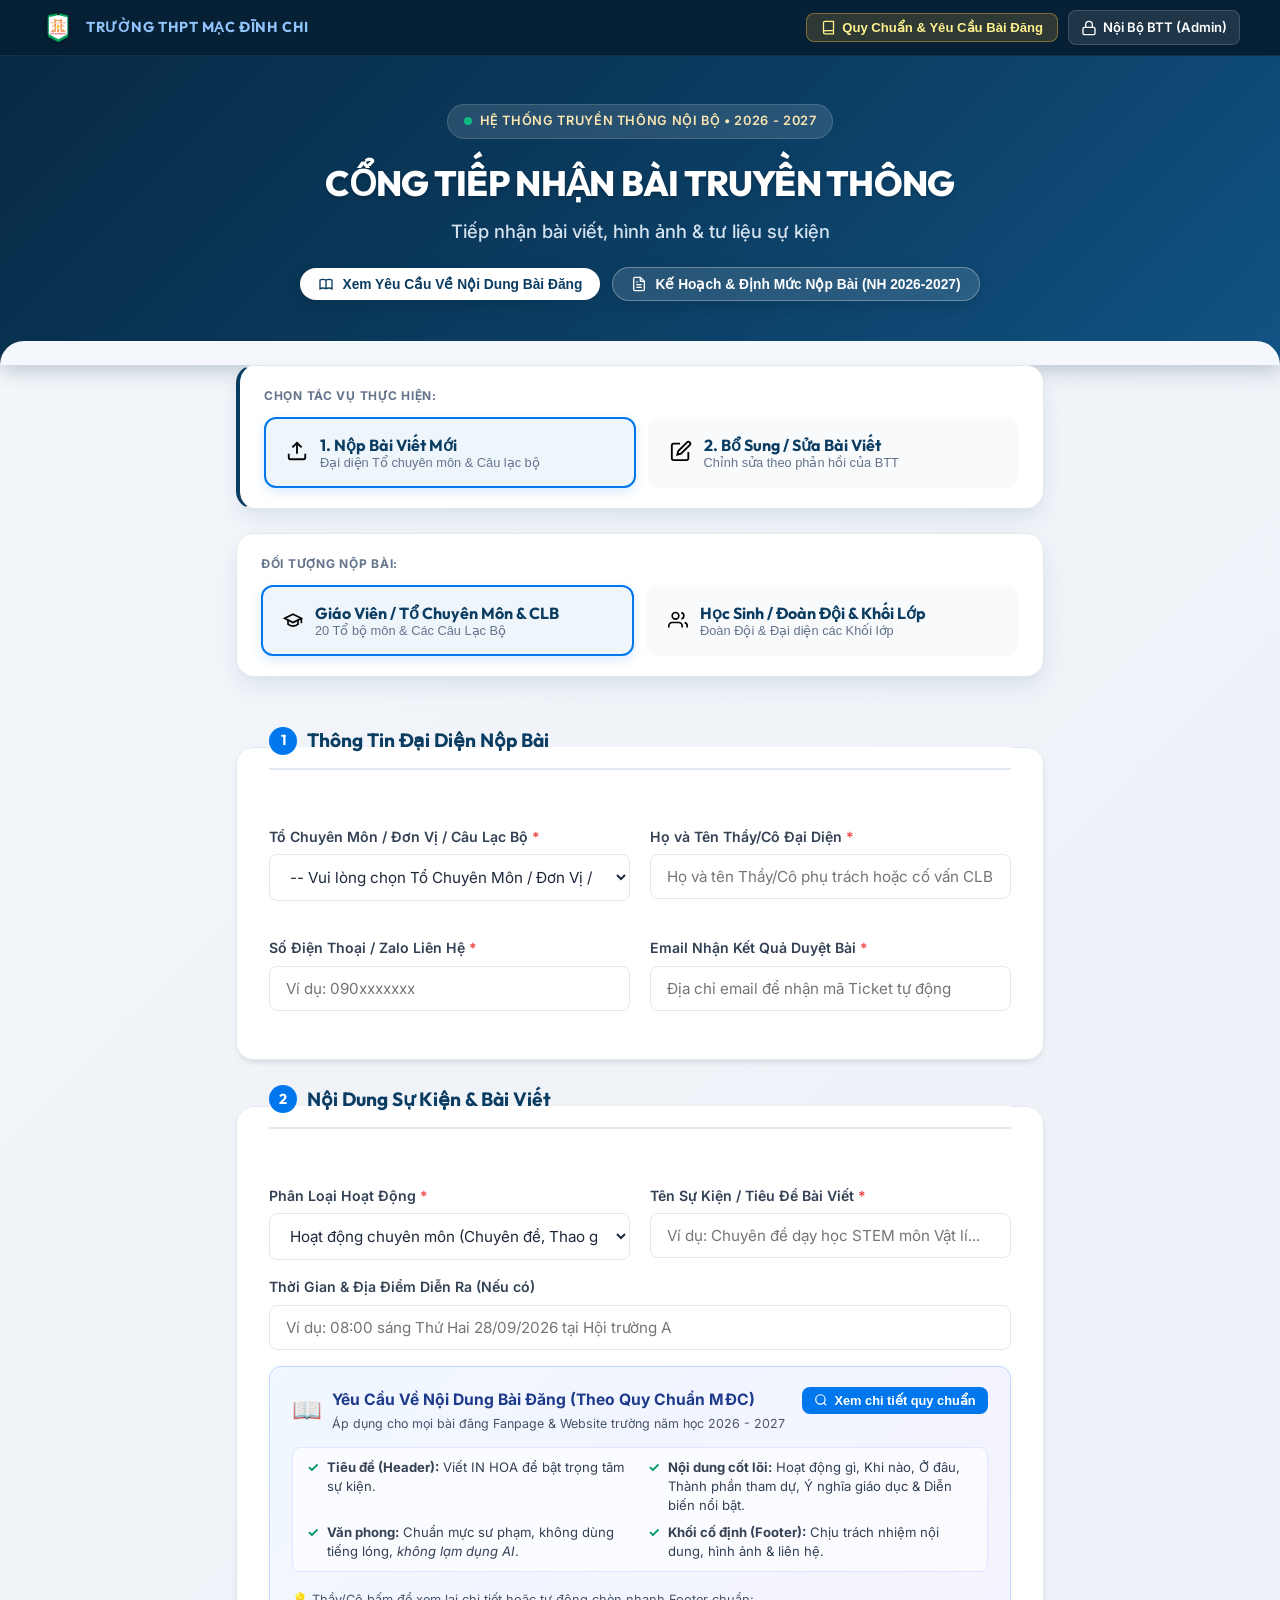
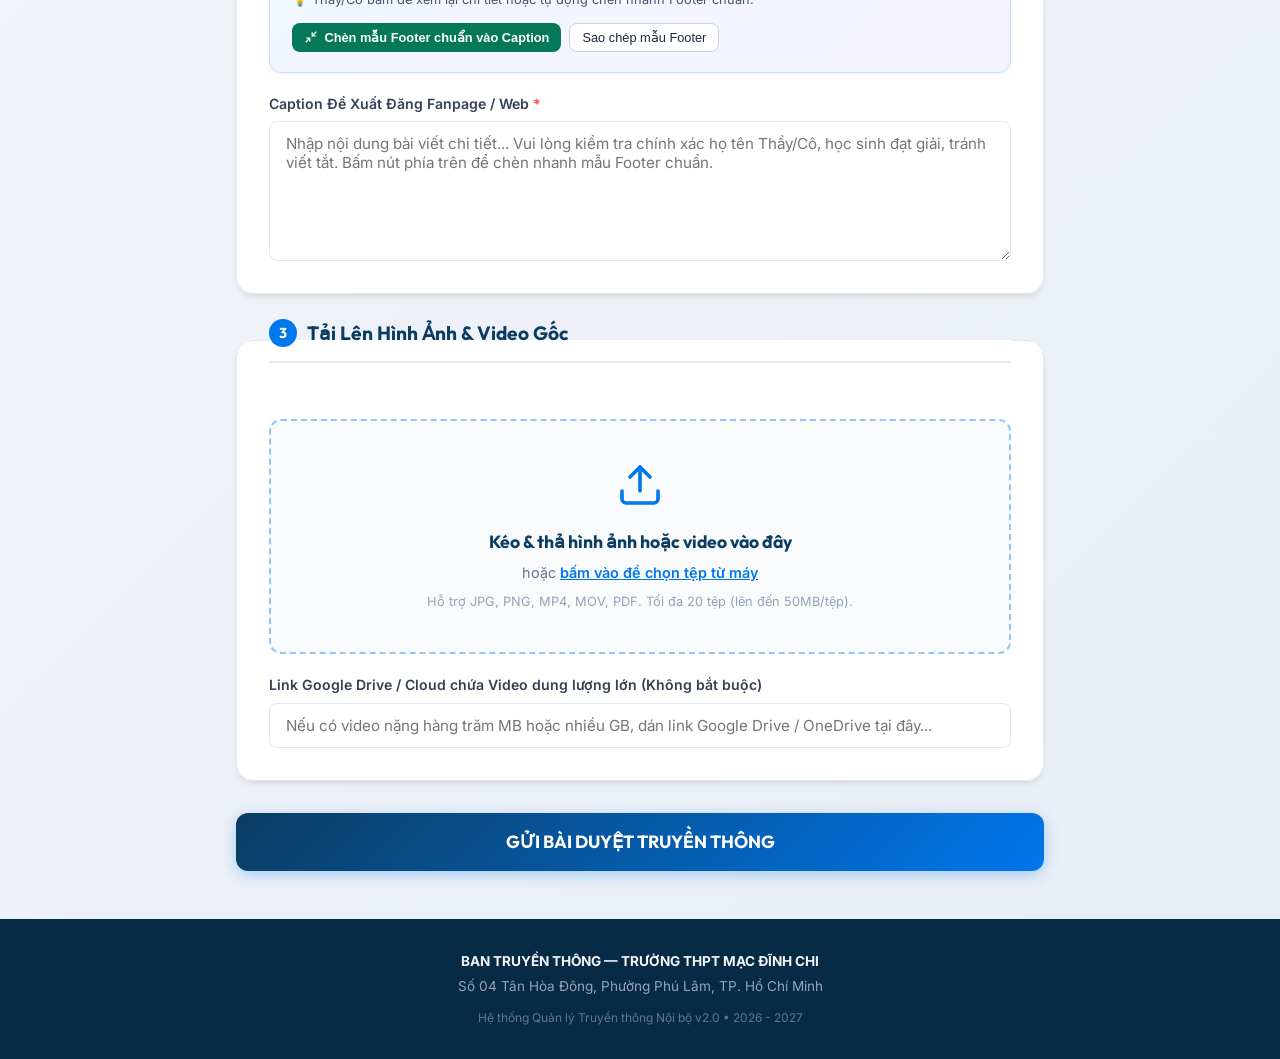
<file: index.html>
<!DOCTYPE html>
<html lang="vi">

<head>
  <meta charset="UTF-8">
  <meta name="viewport" content="width=device-width, initial-scale=1.0">
  <title>Cổng Tiếp Nhận Bài Truyền Thông | THPT Mạc Đĩnh Chi</title>
  <meta name="description"
    content="Hệ thống tiếp nhận bài viết, hình ảnh và tư liệu truyền thông nội bộ trường THPT Mạc Đĩnh Chi năm học 2026 - 2027">

  <!-- Google Fonts -->
  <link rel="preconnect" href="https://fonts.googleapis.com">
  <link rel="preconnect" href="https://fonts.gstatic.com" crossorigin>
  <link
    href="https://fonts.googleapis.com/css2?family=Inter:wght@400;500;600;700&family=Outfit:wght@500;600;700;800&display=swap"
    rel="stylesheet">

  <!-- Favicon -->
  <link rel="icon" type="image/png" href="LOGO.png">

  <!-- Stylesheet -->
  <link rel="stylesheet" href="css/style.css">
</head>

<body>
  <!-- Navigation Bar -->
  <nav class="top-nav-bar">
    <div class="nav-container">
      <div class="nav-brand-wrap">
        <img src="LOGO.png" alt="Logo THPT Mạc Đĩnh Chi" class="nav-logo">
        <span class="nav-school">TRƯỜNG THPT MẠC ĐĨNH CHI</span>
      </div>
      <div class="nav-actions-wrap">
        <button type="button" class="nav-guidelines-btn" onclick="openGuidelinesModal('content')" title="Xem yêu cầu và quy chuẩn bài viết">
          <svg width="15" height="15" viewBox="0 0 24 24" fill="none" stroke="currentColor" stroke-width="2">
            <path d="M4 19.5A2.5 2.5 0 0 1 6.5 17H20"></path>
            <path d="M6.5 2H20v20H6.5A2.5 2.5 0 0 1 4 19.5v-15A2.5 2.5 0 0 1 6.5 2z"></path>
          </svg>
          <span>Quy Chuẩn &amp; Yêu Cầu Bài Đăng</span>
        </button>
        <a href="admin.html" class="nav-admin-btn">
          <svg width="16" height="16" viewBox="0 0 24 24" fill="none" stroke="currentColor" stroke-width="2">
            <rect x="3" y="11" width="18" height="11" rx="2" ry="2"></rect>
            <path d="M7 11V7a5 5 0 0 1 10 0v4"></path>
          </svg>
          <span>Nội Bộ BTT (Admin)</span>
        </a>
      </div>
    </div>
  </nav>

  <!-- Header / Hero Banner -->
  <header class="hero-header">
    <div class="header-container">
      <div class="brand-badge">
        <span class="pulse-dot"></span>
        <span>HỆ THỐNG TRUYỀN THÔNG NỘI BỘ • 2026 - 2027</span>
      </div>
      <h1 class="school-title">CỔNG TIẾP NHẬN BÀI TRUYỀN THÔNG</h1>
      <p class="portal-subtitle">Tiếp nhận bài viết, hình ảnh &amp; tư liệu sự kiện</p>

      <!-- Các nút mở nhanh Yêu cầu nội dung & Kế hoạch -->
      <div class="hero-quick-actions">
        <button type="button" class="btn-hero-guide" onclick="openGuidelinesModal('content')">
          <svg width="16" height="16" viewBox="0 0 24 24" fill="none" stroke="currentColor" stroke-width="2">
            <path d="M12 6.253v13m0-13C10.832 5.477 9.246 5 7.5 5S4.168 5.477 3 6.253v13C4.168 18.477 5.754 18 7.5 18s3.332.477 4.5 1.253m0-13C13.168 5.477 14.754 5 16.5 5c1.747 0 3.332.477 4.5 1.253v13C19.832 18.477 18.247 18 16.5 18c-1.746 0-3.332.477-4.5 1.253"></path>
          </svg>
          <span>Xem Yêu Cầu Về Nội Dung Bài Đăng</span>
        </button>
        <button type="button" class="btn-hero-guide outline" onclick="openGuidelinesModal('plan')">
          <svg width="16" height="16" viewBox="0 0 24 24" fill="none" stroke="currentColor" stroke-width="2">
            <path d="M14 2H6a2 2 0 0 0-2 2v16a2 2 0 0 0 2 2h12a2 2 0 0 0 2-2V8z"></path>
            <polyline points="14 2 14 8 20 8"></polyline>
            <line x1="16" y1="13" x2="8" y2="13"></line>
            <line x1="16" y1="17" x2="8" y2="17"></line>
            <polyline points="10 9 9 9 8 9"></polyline>
          </svg>
          <span>Kế Hoạch &amp; Định Mức Nộp Bài (NH 2026-2027)</span>
        </button>
      </div>
    </div>
  </header>

  <!-- Main Container -->
  <main class="main-content">
    <div class="form-wrapper">
      <!-- Vùng hiển thị thông báo tiêu điểm ghim từ Quản Trị Viên (nếu có) -->
      <div id="portalNoticeContainer"></div>

      <!-- Bộ điều hướng tác vụ: Nộp bài mới VS Bổ sung / Chỉnh sửa theo yêu cầu -->
      <section class="role-selector-card portal-mode-card" aria-label="Chọn tác vụ">
        <label class="section-label">CHỌN TÁC VỤ THỰC HIỆN:</label>
        <div class="segmented-control" role="tablist">
          <button type="button" class="tab-btn active" id="tabModeSubmit" role="tab" aria-selected="true"
            onclick="switchPortalMode('submit')">
            <span class="tab-icon">
              <svg width="22" height="22" viewBox="0 0 24 24" fill="none" stroke="currentColor" stroke-width="2">
                <path d="M21 15v4a2 2 0 0 1-2 2H5a2 2 0 0 1-2-2v-4"></path>
                <polyline points="17 8 12 3 7 8"></polyline>
                <line x1="12" y1="3" x2="12" y2="15"></line>
              </svg>
            </span>
            <div class="tab-info">
              <span class="tab-title">1. Nộp Bài Viết Mới</span>
              <span class="tab-desc">Đại diện Tổ chuyên môn &amp; Câu lạc bộ</span>
            </div>
          </button>

          <button type="button" class="tab-btn" id="tabModeRevise" role="tab" aria-selected="false"
            onclick="switchPortalMode('revise')">
            <span class="tab-icon">
              <svg width="22" height="22" viewBox="0 0 24 24" fill="none" stroke="currentColor" stroke-width="2">
                <path d="M11 4H4a2 2 0 0 0-2 2v14a2 2 0 0 0 2 2h14a2 2 0 0 0 2-2v-7"></path>
                <path d="M18.5 2.5a2.121 2.121 0 0 1 3 3L12 15l-4 1 1-4 9.5-9.5z"></path>
              </svg>
            </span>
            <div class="tab-info">
              <span class="tab-title">2. Bổ Sung / Sửa Bài Viết</span>
              <span class="tab-desc">Chỉnh sửa theo phản hồi của BTT</span>
            </div>
          </button>
        </div>
      </section>

      <!-- Main Submission Form -->
      <form id="submissionForm" class="submission-form" onsubmit="handleFormSubmit(event)">

        <!-- Phân loại đối tượng nộp bài: Giáo viên & CLB vs Học sinh / Đoàn Đội & Khối lớp -->
        <section class="role-selector-card" style="margin-bottom: 1.5rem; background: #ffffff;" aria-label="Chọn đối tượng nộp bài">
          <label class="section-label">ĐỐI TƯỢNG NỘP BÀI:</label>
          <div class="segmented-control" role="tablist">
            <button type="button" class="tab-btn active" id="tabTeacher" role="tab" aria-selected="true"
              onclick="switchRole('teacher')">
              <span class="tab-icon">
                <svg width="20" height="20" viewBox="0 0 24 24" fill="none" stroke="currentColor" stroke-width="2">
                  <path d="M22 10v6M2 10l10-5 10 5-10 5z"></path>
                  <path d="M6 12v5c3 3 9 3 12 0v-5"></path>
                </svg>
              </span>
              <div class="tab-info">
                <span class="tab-title">Giáo Viên / Tổ Chuyên Môn &amp; CLB</span>
                <span class="tab-desc">20 Tổ bộ môn &amp; Các Câu Lạc Bộ</span>
              </div>
            </button>

            <button type="button" class="tab-btn" id="tabStudent" role="tab" aria-selected="false"
              onclick="switchRole('student')">
              <span class="tab-icon">
                <svg width="20" height="20" viewBox="0 0 24 24" fill="none" stroke="currentColor" stroke-width="2">
                  <path d="M17 21v-2a4 4 0 0 0-4-4H5a4 4 0 0 0-4 4v2"></path>
                  <circle cx="9" cy="7" r="4"></circle>
                  <path d="M23 21v-2a4 4 0 0 0-3-3.87"></path>
                  <path d="M16 3.13a4 4 0 0 1 0 7.75"></path>
                </svg>
              </span>
              <div class="tab-info">
                <span class="tab-title">Học Sinh / Đoàn Đội &amp; Khối Lớp</span>
                <span class="tab-desc">Đoàn Đội &amp; Đại diện các Khối lớp</span>
              </div>
            </button>
          </div>
        </section>

        <!-- Fieldset: Thông tin người gửi -->
        <fieldset class="form-section">
          <legend class="legend-title">
            <span class="step-num">1</span>
            <span id="step1Title">Thông Tin Đại Diện Nộp Bài</span>
          </legend>

          <!-- Banner chế độ Thu thập ảnh tuyên dương học sinh (khi chọn Khác) -->
          <div id="studentPhotoBanner" class="student-photo-banner" style="display: none;">
            <div class="student-photo-banner-icon">📸</div>
            <div class="student-photo-banner-content">
              <h4 class="student-photo-banner-title">CHẾ ĐỘ THU THẬP HÌNH ẢNH TUYÊN DƯƠNG HỌC SINH</h4>
              <p class="student-photo-banner-desc">Mỗi học sinh chỉ cần chọn <strong>Sự kiện tương ứng</strong>, điền <strong>Họ tên</strong>, <strong>Số điện thoại</strong> và tải <strong>1 hình ảnh</strong>. Tên ảnh sẽ tự động được đổi thành <em>[Họ Tên].[đuôi ảnh]</em> và đổ trực tiếp vào cùng thư mục chung của nhà trường.</p>
            </div>
          </div>

          <div class="form-grid grid-2">
            <!-- Đơn vị / Bộ phận -->
            <div class="form-group">
              <label for="deptSelect" id="deptLabel" class="input-label required">Tổ Chuyên Môn / Đơn Vị / Câu Lạc Bộ</label>
              <select id="deptSelect" name="dept" required class="custom-select">
                <!-- Sẽ được điền tự động qua JavaScript theo Role -->
              </select>
            </div>

            <!-- Họ và tên -->
            <div class="form-group">
              <label for="submitterName" id="submitterLabel" class="input-label required">Họ và Tên Thầy/Cô Đại Diện</label>
              <input type="text" id="submitterName" name="submitter" required
                placeholder="Họ và tên Thầy/Cô phụ trách hoặc cố vấn CLB" class="custom-input">
            </div>

            <!-- Số điện thoại / Zalo -->
            <div class="form-group">
              <label for="submitterPhone" id="submitterPhoneLabel" class="input-label required">Số Điện Thoại / Zalo Liên Hệ</label>
              <input type="tel" id="submitterPhone" name="phone" required placeholder="Ví dụ: 090xxxxxxx"
                class="custom-input">
            </div>

            <!-- Email nhận biên nhận -->
            <div class="form-group" id="emailFormGroup">
              <label for="submitterEmail" class="input-label required">Email Nhận Kết Quả Duyệt Bài</label>
              <input type="email" id="submitterEmail" name="email" required
                placeholder="Địa chỉ email để nhận mã Ticket tự động" class="custom-input">
            </div>
          </div>

          <!-- Vùng thông báo tự động điền thông tin & danh sách Thầy/Cô đại diện tổ -->
          <div id="deptAutoFillNotice" class="autofill-notice" style="display: none;"></div>
        </fieldset>

        <!-- Fieldset: Nội dung bài viết -->
        <fieldset class="form-section" id="sectionContent">
          <legend class="legend-title">
            <span class="step-num">2</span>
            <span id="step2Title">Nội Dung Sự Kiện &amp; Bài Viết</span>
          </legend>

          <div class="form-grid grid-2">
            <!-- Phân loại hoạt động -->
            <div class="form-group" id="categoryGroup">
              <label for="categorySelect" class="input-label required">Phân Loại Hoạt Động</label>
              <select id="categorySelect" name="category" required class="custom-select">
                <option value="Hoạt động chuyên môn">Hoạt động chuyên môn (Chuyên đề, Thao giảng, SHCM)</option>
                <option value="Hoạt động học sinh">Hoạt động học sinh (Ngoại khóa, STEM, Trải nghiệm)</option>
                <option value="Hoạt động Đoàn - Phong trào">Hoạt động Đoàn - Phong trào tình nguyện</option>
                <option value="Cuộc thi / Hội thi các cấp">Cuộc thi / Hội thi các cấp</option>
                <option value="Thành tích / Khen thưởng">Thành tích / Khen thưởng vinh danh</option>
                <option value="Sự kiện cấp trường">Sự kiện lớn cấp trường</option>
                <option value="Khác">Khác</option>
              </select>
            </div>

            <!-- Tiêu đề sự kiện thông thường -->
            <div class="form-group" id="eventNameInputGroup">
              <label for="eventName" class="input-label required">Tên Sự Kiện / Tiêu Đề Bài Viết</label>
              <input type="text" id="eventName" name="eventName" required
                placeholder="Ví dụ: Chuyên đề dạy học STEM môn Vật lí..." class="custom-input">
            </div>

            <!-- Lựa chọn sự kiện tuyên dương cố định (dành riêng cho học sinh chọn Khác) -->
            <div class="form-group" id="studentEventGroup" style="display: none; grid-column: 1 / -1;">
              <label for="studentEventSelect" class="input-label required">Chọn Sự Kiện / Lễ Tuyên Dương Khen Thưởng</label>
              <select id="studentEventSelect" class="custom-select">
                <!-- Được load từ SuperAdmin / Config -->
              </select>
              <div id="studentEventNote" class="event-hint-note"></div>
            </div>
          </div>

          <!-- Thời gian & Địa điểm -->
          <div class="form-group" id="timeLocationGroup">
            <label for="timeLocation" class="input-label">Thời Gian &amp; Địa Điểm Diễn Ra (Nếu có)</label>
            <input type="text" id="timeLocation" name="timeLocation"
              placeholder="Ví dụ: 08:00 sáng Thứ Hai 28/09/2026 tại Hội trường A" class="custom-input">
          </div>

          <!-- Card nhắc nhở Quy chuẩn nội dung bài đăng & Footer mẫu -->
          <div class="guidelines-callout-card" id="guidelinesCallout">
            <div class="callout-header-row">
              <div class="callout-title-wrap">
                <span class="callout-badge-icon">📖</span>
                <div>
                  <h4 class="callout-heading">Yêu Cầu Về Nội Dung Bài Đăng (Theo Quy Chuẩn MĐC)</h4>
                  <p class="callout-sub">Áp dụng cho mọi bài đăng Fanpage &amp; Website trường năm học 2026 - 2027</p>
                </div>
              </div>
              <button type="button" class="btn-callout-view" onclick="openGuidelinesModal('content')">
                <svg width="14" height="14" viewBox="0 0 24 24" fill="none" stroke="currentColor" stroke-width="2">
                  <circle cx="11" cy="11" r="8"></circle>
                  <line x1="21" y1="21" x2="16.65" y2="16.65"></line>
                </svg>
                <span>Xem chi tiết quy chuẩn</span>
              </button>
            </div>

            <div class="callout-summary-grid">
              <div class="callout-summary-item">
                <span class="summary-check">✓</span>
                <span><strong>Tiêu đề (Header):</strong> Viết IN HOA để bật trọng tâm sự kiện.</span>
              </div>
              <div class="callout-summary-item">
                <span class="summary-check">✓</span>
                <span><strong>Nội dung cốt lõi:</strong> Hoạt động gì, Khi nào, Ở đâu, Thành phần tham dự, Ý nghĩa giáo dục &amp; Diễn biến nổi bật.</span>
              </div>
              <div class="callout-summary-item">
                <span class="summary-check">✓</span>
                <span><strong>Văn phong:</strong> Chuẩn mực sư phạm, không dùng tiếng lóng, <em>không lạm dụng AI</em>.</span>
              </div>
              <div class="callout-summary-item">
                <span class="summary-check">✓</span>
                <span><strong>Khối cố định (Footer):</strong> Chịu trách nhiệm nội dung, hình ảnh &amp; liên hệ.</span>
              </div>
            </div>

            <div class="callout-footer-actions">
              <span class="callout-hint">💡 Thầy/Cô bấm để xem lại chi tiết hoặc tự động chèn nhanh Footer chuẩn:</span>
              <div class="callout-btn-group">
                <button type="button" class="btn-insert-footer" onclick="insertFooterTemplate()">
                  <svg width="14" height="14" viewBox="0 0 24 24" fill="none" stroke="currentColor" stroke-width="2">
                    <polyline points="4 14 10 14 10 20"></polyline>
                    <polyline points="20 10 14 10 14 4"></polyline>
                    <line x1="14" y1="10" x2="21" y2="3"></line>
                    <line x1="3" y1="21" x2="10" y2="14"></line>
                  </svg>
                  <span>Chèn mẫu Footer chuẩn vào Caption</span>
                </button>
                <button type="button" class="btn-copy-footer" onclick="copyFooterTemplate()">
                  <span>Sao chép mẫu Footer</span>
                </button>
              </div>
            </div>
          </div>

          <!-- Caption đề xuất -->
          <div class="form-group" id="captionGroup">
            <label for="captionText" class="input-label required">Caption Đề Xuất Đăng Fanpage / Web</label>
            <textarea id="captionText" name="caption" rows="6" required
              placeholder="Nhập nội dung bài viết chi tiết... Vui lòng kiểm tra chính xác họ tên Thầy/Cô, học sinh đạt giải, tránh viết tắt. Bấm nút phía trên để chèn nhanh mẫu Footer chuẩn."
              class="custom-textarea"></textarea>
          </div>
        </fieldset>

        <!-- Fieldset: Tải tệp hình ảnh & Video -->
        <fieldset class="form-section">
          <legend class="legend-title">
            <span class="step-num">3</span>
            <span id="step3Title">Tải Lên Hình Ảnh &amp; Video Gốc</span>
          </legend>

          <div class="upload-container">
            <div class="drop-zone" id="dropZone" onclick="triggerFileInput()">
              <div class="drop-icon">
                <svg width="48" height="48" viewBox="0 0 24 24" fill="none" stroke="currentColor" stroke-width="1.8"
                  stroke-linecap="round" stroke-linejoin="round">
                  <path d="M21 15v4a2 2 0 0 1-2 2H5a2 2 0 0 1-2-2v-4"></path>
                  <polyline points="17 8 12 3 7 8"></polyline>
                  <line x1="12" y1="3" x2="12" y2="15"></line>
                </svg>
              </div>
              <h3 class="drop-title" id="dropZoneTitle">Kéo &amp; thả hình ảnh hoặc video vào đây</h3>
              <p class="drop-subtitle">hoặc <span class="highlight-browse">bấm vào để chọn tệp từ máy</span></p>
              <p class="drop-note" id="dropZoneNote">Hỗ trợ JPG, PNG, MP4, MOV, PDF. Tối đa 20 tệp (lên đến 50MB/tệp).</p>
              <input type="file" id="fileInput" multiple accept="image/*,video/*,.pdf,.docx" style="display: none;"
                onchange="handleFilesSelected(event)">
            </div>

            <!-- Danh sách file đã chọn -->
            <div id="fileListContainer" class="file-list-grid" style="display: none;"></div>

            <!-- Tùy chọn video dung lượng lớn (Drive/Cloud Link) -->
            <div class="form-group" id="hugeFileGroup" style="margin-top: 1.25rem;">
              <label for="hugeFileLink" class="input-label">
                Link Google Drive / Cloud chứa Video dung lượng lớn (Không bắt buộc)
              </label>
              <input type="url" id="hugeFileLink" name="hugeFileLink" class="custom-input"
                placeholder="Nếu có video nặng hàng trăm MB hoặc nhiều GB, dán link Google Drive / OneDrive tại đây...">
            </div>
          </div>
        </fieldset>

        <!-- Nút gửi bài -->
        <div class="submit-wrapper">
          <button type="submit" id="btnSubmit" class="btn-primary">
            <span id="btnSubmitText">GỬI BÀI DUYỆT TRUYỀN THÔNG</span>
            <div id="btnSpinner" class="spinner" style="display: none;"></div>
          </button>
        </div>
      </form>

      <!-- ===================================================================== -->
      <!-- KHU VỰC BỔ SUNG & CHỈNH SỬA BÀI VIẾT THEO YÊU CẦU DUYỆT (CHO THẦY/CÔ) -->
      <!-- ===================================================================== -->
      <section id="revisionSection" class="revision-wrapper" style="display: none;">
        <!-- Card tìm kiếm bài viết -->
        <div class="revision-search-card">
          <div class="search-header-row">
            <div class="search-header-title">
              <span class="search-icon-badge">🔍</span>
              <div>
                <h3 class="search-heading">Tra Cứu &amp; Chỉnh Sửa Bài Viết Theo Yêu Cầu</h3>
                <p class="search-sub">Nhập Mã bài viết (Ticket ID) hoặc Họ tên Thầy/Cô / Số điện thoại để mở bài viết cần điều chỉnh</p>
              </div>
            </div>
          </div>

          <div class="search-input-group">
            <div class="search-input-wrap">
              <svg width="20" height="20" viewBox="0 0 24 24" fill="none" stroke="currentColor" stroke-width="2">
                <circle cx="11" cy="11" r="8"></circle>
                <line x1="21" y1="21" x2="16.65" y2="16.65"></line>
              </svg>
              <input type="text" id="revisionSearchInput" class="revision-search-input"
                placeholder="Ví dụ: TT-2026-0001 hoặc Nguyễn Khánh Ninh / 090xxxxxxx..."
                onkeydown="if(event.key==='Enter'){ searchTicketForRevision(); }">
            </div>
            <button type="button" class="btn-search-ticket" onclick="searchTicketForRevision()">
              <span id="btnSearchTicketText">Tìm bài viết</span>
              <div id="searchSpinner" class="spinner small" style="display: none;"></div>
            </button>
          </div>

          <!-- Trạng thái gợi ý hoặc thông báo nhanh -->
          <div id="revisionSearchNotice" class="search-notice-wrap" style="display: none;"></div>
        </div>

        <!-- Vùng hiển thị kết quả tìm kiếm nếu có nhiều bài -->
        <div id="revisionSearchResults" class="search-results-list" style="display: none;"></div>

        <!-- Khung chi tiết bài viết & Form gửi bản chỉnh sửa bổ sung -->
        <div id="revisionDetailCard" class="revision-detail-card" style="display: none;">
          <!-- 1. Header thông tin bài viết & Badge trạng thái -->
          <div class="detail-top-bar">
            <div class="ticket-meta-info">
              <div class="meta-code-row">
                <span class="ticket-id-tag" id="revDetailCode">TT-2026-XXXX</span>
                <span class="badge-status-pill" id="revDetailStatus">YÊU CẦU CHỈNH SỬA</span>
                <span class="rev-count-pill" id="revDetailCount">Lần sửa: 1</span>
              </div>
              <h2 class="ticket-title-heading" id="revDetailEventName">Tên sự kiện / hoạt động</h2>
              <p class="ticket-dept-text" id="revDetailDeptSubmitter">Tổ Chuyên Môn • Người nộp: Thầy/Cô</p>
            </div>
            <button type="button" class="btn-close-detail" onclick="closeRevisionDetail()" title="Quay lại danh sách tìm kiếm">
              ✕ Đóng
            </button>
          </div>

          <!-- 2. Hộp Lời dặn / Yêu cầu chỉnh sửa của Ban Biên Tập -->
          <div class="btt-feedback-callout" id="bttFeedbackContainer">
            <div class="feedback-badge-row">
              <span class="feedback-badge-tag">📢 NỘI DUNG CẦN ĐIỀU CHỈNH / BỔ SUNG TỪ BAN BIÊN TẬP:</span>
              <span class="reviewer-name-tag" id="revDetailHandler">Người duyệt: Ban Quản Trị BTT</span>
            </div>
            <div class="feedback-body-content" id="revDetailFeedback">
              "Thầy/Cô vui lòng bổ sung thêm hình ảnh gốc rõ nét và rà soát lại chức danh đại biểu tham dự."
            </div>
          </div>

          <!-- 3. Cây thư mục Drive của bài viết & Liên kết mở Drive -->
          <div class="drive-tree-view-card">
            <div class="tree-header-row">
              <div class="tree-title">
                <svg width="20" height="20" viewBox="0 0 24 24" fill="none" stroke="currentColor" stroke-width="2">
                  <path d="M22 19a2 2 0 0 1-2 2H4a2 2 0 0 1-2-2V5a2 2 0 0 1 2-2h5l2 3h9a2 2 0 0 1 2 2z"></path>
                </svg>
                <span>CÂY THƯ MỤC LƯU TRỮ GOOGLE DRIVE CỦA BÀI VIẾT</span>
              </div>
              <a id="revDirectDriveLink" href="#" target="_blank" class="btn-open-drive-tab">
                <span>Mở thư mục Drive trên tab mới ↗</span>
              </a>
            </div>

            <!-- Cây thư mục trực quan -->
            <div class="folder-tree-container">
              <div class="tree-node root">
                <span class="tree-icon">📁</span>
                <strong class="tree-label-root" id="revTreeRootLabel">TT-2026-XXXX_Ten_Su_Kien</strong>
                <span class="tree-tag-cloud">Google Drive 5TB</span>
              </div>
              <div class="tree-children">
                <div class="tree-node">
                  <span class="tree-branch">├──</span>
                  <span class="tree-icon">📁</span>
                  <span class="tree-name">01_Source</span>
                  <span class="tree-desc">— Hình ảnh &amp; Video gốc ban đầu</span>
                </div>
                <div class="tree-node">
                  <span class="tree-branch">├──</span>
                  <span class="tree-icon">📁</span>
                  <span class="tree-name">02_Caption</span>
                  <span class="tree-desc">— Nội dung bài viết đề xuất</span>
                </div>
                <div class="tree-node">
                  <span class="tree-branch">├──</span>
                  <span class="tree-icon">📁</span>
                  <span class="tree-name">03_Final</span>
                  <span class="tree-desc">— Bản thiết kế &amp; Xuất bản chính thức</span>
                </div>
                <div class="tree-node highlight-new">
                  <span class="tree-branch">└──</span>
                  <span class="tree-icon">📂</span>
                  <span class="tree-name">04_ChinhSua_BoSung</span>
                  <span class="tree-badge-new">✨ Thư mục hệ thống sẽ tự động tạo để lưu các tệp Thầy/Cô chỉnh sửa &amp; bổ sung mới</span>
                </div>
              </div>
            </div>
            <p class="tree-hint-text">
              💡 <em>Lưu ý:</em> Khi Thầy/Cô bấm gửi bản chỉnh sửa bên dưới, hệ thống sẽ tự động tạo thư mục <strong>04_ChinhSua_BoSung</strong> trong Drive của bài viết và cập nhật trạng thái sang <strong>ĐÃ SỬA – CHỜ DUYỆT</strong>.
            </p>
          </div>

          <!-- 4. Form nộp chỉnh sửa bổ sung -->
          <form id="revisionSubmitForm" class="revision-submit-form" onsubmit="handleRevisionSubmit(event)">
            <input type="hidden" id="revFormTicketCode" value="">
            <input type="hidden" id="revFormSubmitter" value="">

            <!-- Chỉnh sửa Caption -->
            <div class="form-group" style="margin-bottom: 1.25rem;">
              <div class="label-with-action">
                <label for="revFormCaption" class="input-label required">Nội Dung Bài Viết / Caption Đã Chỉnh Sửa</label>
                <button type="button" class="btn-text-action" onclick="insertFooterToRevision()">
                  + Chèn mẫu Footer chuẩn
                </button>
              </div>
              <textarea id="revFormCaption" rows="6" required class="custom-textarea"
                placeholder="Chỉnh sửa câu từ, bổ sung thông tin chi tiết tại đây..."></textarea>
            </div>

            <!-- Tải lên hình ảnh / video bổ sung hoặc thay thế -->
            <div class="form-group" style="margin-bottom: 1.25rem;">
              <label class="input-label">Tải Thêm Hình Ảnh / Video / Tài Liệu Bổ Sung Hoặc Thay Thế (Nếu có)</label>
              <div class="drop-zone revision-drop" id="revDropZone" onclick="triggerRevFileInput()">
                <div class="drop-icon">
                  <svg width="36" height="36" viewBox="0 0 24 24" fill="none" stroke="currentColor" stroke-width="1.8">
                    <path d="M21 15v4a2 2 0 0 1-2 2H5a2 2 0 0 1-2-2v-4"></path>
                    <polyline points="17 8 12 3 7 8"></polyline>
                    <line x1="12" y1="3" x2="12" y2="15"></line>
                  </svg>
                </div>
                <h4 class="drop-title" style="font-size: 0.95rem;">Kéo &amp; thả ảnh/video bổ sung vào đây</h4>
                <p class="drop-subtitle" style="font-size: 0.82rem;">hoặc <span class="highlight-browse">bấm để chọn từ máy</span></p>
                <input type="file" id="revFileInput" multiple accept="image/*,video/*,.pdf,.docx" style="display: none;"
                  onchange="handleRevFilesSelected(event)">
              </div>
              <div id="revFileListContainer" class="file-list-grid" style="display: none; margin-top: 10px;"></div>
            </div>

            <!-- Link Video lớn nếu có -->
            <div class="form-group" style="margin-bottom: 1.25rem;">
              <label for="revHugeFileLink" class="input-label">Link Google Drive / Video Dung Lượng Lớn Bổ Sung (Nếu có)</label>
              <input type="url" id="revHugeFileLink" class="custom-input"
                placeholder="Dán link Google Drive bổ sung nếu có video nặng hàng trăm MB / GB...">
            </div>

            <!-- Ghi chú của Thầy Cô gửi lại cho BTT -->
            <div class="form-group" style="margin-bottom: 1.5rem;">
              <label for="revTeacherNotes" class="input-label">Lời Nhắn / Ghi Chú Gửi Lại Ban Biên Tập</label>
              <input type="text" id="revTeacherNotes" class="custom-input"
                placeholder="Ví dụ: Đã thay 3 ảnh tập thể nét hơn, đã sửa chức danh đại biểu...">
            </div>

            <!-- Nút gửi bản chỉnh sửa -->
            <div class="submit-wrapper">
              <button type="submit" id="btnSubmitRevision" class="btn-primary btn-revision-submit">
                <span id="btnSubmitRevText">🚀 GỬI BẢN CHỈNH SỬA CHO BAN BIÊN TẬP</span>
                <div id="btnRevSpinner" class="spinner" style="display: none;"></div>
              </button>
            </div>
          </form>
        </div>
      </section>
    </div>
  </main>

  <!-- Modal Kết Quả Chỉnh Sửa Thành Công -->
  <div id="revisionSuccessModal" class="modal-overlay" style="display: none;">
    <div class="modal-card">
      <div class="success-icon-wrap" style="background: rgba(16, 185, 129, 0.1); border-color: #10b981;">
        <svg class="checkmark" xmlns="http://www.w3.org/2000/svg" viewBox="0 0 52 52">
          <circle class="checkmark-circle" cx="26" cy="26" r="25" fill="none" style="stroke: #10b981;" />
          <path class="checkmark-check" fill="none" d="M14.1 27.2l7.1 7.2 16.7-16.8" style="stroke: #10b981;" />
        </svg>
      </div>

      <h2 class="modal-title" style="color: #065f46;">ĐÃ GỬI BẢN CHỈNH SỬA!</h2>
      <p class="modal-desc">Ban Truyền Thông đã nhận được nội dung điều chỉnh và sẽ kiểm duyệt lại trong thời gian sớm nhất.</p>

      <div class="ticket-badge-card">
        <span class="ticket-label">MÃ BÀI VIẾT (TICKET ID)</span>
        <div class="ticket-code-row">
          <span id="revSuccessTicketCode" class="ticket-code">TT-2026-XXXX</span>
        </div>
      </div>

      <div class="summary-details">
        <div class="detail-row">
          <span class="detail-key">Trạng thái mới:</span>
          <span class="detail-val badge-status" style="background: #ecfdf5; color: #047857; border-color: #a7f3d0;">ĐÃ SỬA – CHỜ DUYỆT</span>
        </div>
        <div class="detail-row">
          <span class="detail-key">Tư liệu nộp thêm:</span>
          <span id="revSuccessFileCount" class="detail-val">0 tệp</span>
        </div>
        <div class="detail-row">
          <span class="detail-key">Thư mục Drive:</span>
          <a id="revSuccessFolderLink" href="#" target="_blank" class="detail-val link-drive">Mở trên Google Drive ↗</a>
        </div>
      </div>

      <button type="button" class="btn-primary" onclick="closeRevisionSuccessModal()" style="margin-top: 1rem; width: 100%;">
        Hoàn tất &amp; Quay lại
      </button>
    </div>
  </div>

  <!-- Modal Kết Quả Nộp Bài Thành Công -->
  <div id="successModal" class="modal-overlay" style="display: none;">
    <div class="modal-card">
      <div class="success-icon-wrap">
        <svg class="checkmark" xmlns="http://www.w3.org/2000/svg" viewBox="0 0 52 52">
          <circle class="checkmark-circle" cx="26" cy="26" r="25" fill="none" />
          <path class="checkmark-check" fill="none" d="M14.1 27.2l7.1 7.2 16.7-16.8" />
        </svg>
      </div>

      <h2 class="modal-title">GỬI BÀI THÀNH CÔNG!</h2>
      <p class="modal-desc">Ban Truyền Thông THPT Mạc Đĩnh Chi đã tiếp nhận bài viết của bạn.</p>

      <div class="ticket-badge-card">
        <span class="ticket-label">MÃ BÀI VIẾT (TICKET ID)</span>
        <div class="ticket-code-row">
          <span id="ticketCodeDisplay" class="ticket-code">TT-2026-0001</span>
          <button type="button" class="btn-copy" onclick="copyTicketCode()" title="Sao chép mã bài">
            <svg width="20" height="20" viewBox="0 0 24 24" fill="none" stroke="currentColor" stroke-width="2">
              <rect x="9" y="9" width="13" height="13" rx="2" ry="2"></rect>
              <path d="M5 15H4a2 2 0 0 1-2-2V4a2 2 0 0 1 2-2h9a2 2 0 0 1 2 2v1"></path>
            </svg>
            <span id="copyText">Sao chép</span>
          </button>
        </div>
        <p class="ticket-instruction">Vui lòng lưu lại mã này để trích dẫn khi trao đổi hoặc phản hồi chỉnh sửa.</p>
      </div>

      <div class="summary-details">
        <div class="detail-row">
          <span class="detail-key">Trạng thái:</span>
          <span class="detail-val badge-status">MỚI NHẬN</span>
        </div>
        <div class="detail-row">
          <span class="detail-key">Tư liệu đã tải lên:</span>
          <span id="summaryFileCount" class="detail-val">3 tệp</span>
        </div>
        <div class="detail-row">
          <span class="detail-key">Thư mục Drive:</span>
          <a id="summaryFolderLink" href="#" target="_blank" class="detail-val link-drive">Mở trên Google Drive ↗</a>
        </div>
      </div>

      <!-- Hộp hướng dẫn thả video lớn vào Drive -->
      <div class="drive-extra-box"
        style="background: #f0fdf4; border: 1px solid #bbf7d0; border-radius: var(--radius-sm); padding: 12px; margin-bottom: 1.2rem; text-align: left;">
        <span style="font-size: 0.85rem; font-weight: 700; color: #166534; display: block; margin-bottom: 4px;">
          📁 Cần tải thêm Video gốc dung lượng lớn (vài GB)?
        </span>
        <p style="font-size: 0.8rem; color: #15803d; margin-bottom: 8px;">
          Thư mục Google Drive của bài viết đã sẵn sàng. Bạn có thể mở thư mục bên dưới để kéo thả thêm các
          video nặng hàng trăm MB đến hàng GB trực tiếp:
        </p>
        <a id="btnOpenDriveDirect" href="#" target="_blank" class="btn-drive-open"
          style="display: block; text-align: center; text-decoration: none; padding: 7px 12px;">
          MỞ THƯ MỤC DRIVE ĐỂ KÉO THẢ THÊM VIDEO ↗
        </a>
      </div>

      <button type="button" class="btn-secondary" onclick="resetFormAndCloseModal()">
        Nộp thêm bài viết khác
      </button>
    </div>
  </div>

  <!-- Loading Bar Modal -->
  <div id="progressModal" class="modal-overlay" style="display: none;">
    <div class="modal-card progress-card">
      <div class="spinner large"></div>
      <h3 id="progressTitle" class="progress-title">Đang tải dữ liệu &amp; tư liệu lên Google Drive...</h3>
      <p id="progressSubtitle" class="progress-subtitle">Vui lòng không tắt trang web trong giây lát.</p>
      <div class="progress-bar-bg">
        <div id="progressBarFill" class="progress-bar-fill" style="width: 0%;"></div>
      </div>
      <span id="progressPercent" class="progress-percent">0%</span>
    </div>
  </div>

  <!-- Footer -->
  <footer class="site-footer">
    <div class="footer-container">
      <p><strong>BAN TRUYỀN THÔNG — TRƯỜNG THPT MẠC ĐĨNH CHI</strong></p>
      <p>Số 04 Tân Hòa Đông, Phường Phú Lâm, TP. Hồ Chí Minh</p>
      <p class="copyright">Hệ thống Quản lý Truyền thông Nội bộ v2.0 • 2026 - 2027</p>
    </div>
  </footer>

  <!-- Modal Tra Cứu Quy Chuẩn & Yêu Cầu Bài Đăng (Theo Kế Hoạch 2026-2027) -->
  <div id="guidelinesModal" class="modal-overlay" style="display: none;">
    <div class="modal-card guidelines-modal-card">
      <!-- Modal Header -->
      <div class="guidelines-modal-header">
        <div class="guidelines-modal-title">
          <svg width="22" height="22" viewBox="0 0 24 24" fill="none" stroke="#fce7b2" stroke-width="2">
            <path d="M4 19.5A2.5 2.5 0 0 1 6.5 17H20"></path>
            <path d="M6.5 2H20v20H6.5A2.5 2.5 0 0 1 4 19.5v-15A2.5 2.5 0 0 1 6.5 2z"></path>
          </svg>
          <span>QUY CHUẨN &amp; YÊU CẦU BÀI ĐĂNG TRUYỀN THÔNG MĐC</span>
        </div>
        <button type="button" class="guidelines-modal-close" onclick="closeGuidelinesModal()" title="Đóng cửa sổ">✕</button>
      </div>

      <!-- Tab Navigation -->
      <div class="guidelines-tab-nav">
        <button type="button" class="guidelines-tab-btn active" data-tab="content" onclick="switchGuidelinesTab('content')">
          📋 1. Yêu Cầu Về Nội Dung Bài Viết
        </button>
        <button type="button" class="guidelines-tab-btn" data-tab="plan" onclick="switchGuidelinesTab('plan')">
          ⚖️ 2. Kế Hoạch &amp; Quy Chế BTT 2026 - 2027
        </button>
        <button type="button" class="guidelines-tab-btn" data-tab="docs" onclick="switchGuidelinesTab('docs')">
          📁 3. Tải Văn Bản Gốc (PDF)
        </button>
      </div>

      <!-- Modal Body -->
      <div class="guidelines-modal-body">
        <!-- TAB 1: YÊU CẦU VỀ NỘI DUNG BÀI ĐĂNG -->
        <div id="tabGuidelines_content" class="guidelines-tab-panel active">
          <h3 class="guide-section-title">
            <span>I. NGUYÊN TẮC CỐT LÕI CỦA SẢN PHẨM TRUYỀN THÔNG</span>
          </h3>
          <ul class="guide-rule-list">
            <li><strong>Chuẩn hoá về mặt sư phạm &amp; thẩm mỹ:</strong> Không sử dụng tiếng lóng phản cảm, từ viết tắt vô nghĩa, hoặc ngôn từ gây tranh cãi, nhạy cảm về chính trị, tôn giáo, giới tính.</li>
            <li><strong>Tính chính danh và xác thực:</strong> Mọi mốc thời gian, số liệu, tên cá nhân, danh hiệu thi đua đều phải được đối chiếu từ văn bản chính thức của nhà trường trước khi xuất bản.</li>
            <li><strong>Bảo đảm bản quyền:</strong> Tuyệt đối không vi phạm bản quyền về nội dung văn bản, hình ảnh tư liệu, video và âm nhạc sử dụng.</li>
            <li><strong>Tinh thần và phong cách:</strong> Thể hiện tinh thần trẻ trung, năng động, truyền cảm hứng tích cực nhưng luôn giữ vững sự tôn trọng và tính mô phạm của môi trường giáo dục. Không lạm dụng từ ngữ theo trào lưu thiếu chọn lọc trên mạng xã hội.</li>
          </ul>

          <div class="guide-alert-ai">
            <strong>⚠️ LƯU Ý ĐẶC BIỆT VỀ CÔNG NGHỆ:</strong> Tuyệt đối <u>không lạm dụng AI</u> trong các sản phẩm truyền thông. Tránh lối diễn đạt máy móc, câu từ sáo rỗng, khoa trương cường điệu hóa.
          </div>

          <h3 class="guide-section-title">
            <span>II. CẤU TRÚC BÀI ĐĂNG TIÊU CHUẨN (4 PHẦN)</span>
          </h3>
          <p style="font-size: 0.88rem; color: #475569; margin-bottom: 0.75rem;">
            Mỗi bài viết hoàn chỉnh trên Fanpage và Website trường cần tuân thủ cấu trúc 4 phần tiêu chuẩn:
          </p>

          <div style="background: #f8fafc; border-left: 4px solid #0077ed; padding: 10px 14px; margin-bottom: 12px; border-radius: 4px;">
            <strong style="color: #0b3c61; font-size: 0.9rem;">a. Tiêu đề (Header):</strong>
            <p style="font-size: 0.85rem; color: #334155; margin-top: 3px;">
              <strong>Viết IN HOA</strong> để làm bật trọng tâm sự kiện.<br>
              <em>Ví dụ: TRƯỜNG THPT MẠC ĐĨNH CHI TỔ CHỨC LỄ KHAI GIẢNG NĂM HỌC 2026 – 2027</em>
            </p>
          </div>

          <div style="background: #f8fafc; border-left: 4px solid #0077ed; padding: 10px 14px; margin-bottom: 12px; border-radius: 4px;">
            <strong style="color: #0b3c61; font-size: 0.9rem;">b. Nội dung chính (Đảm bảo 6 nội dung cơ bản):</strong>
            <p style="font-size: 0.85rem; color: #334155; margin-top: 3px;">
              Diễn giải chi tiết sự kiện theo trình tự thời gian hoặc mức độ quan trọng. Lồng ghép phát biểu, cảm nghĩ. Nêu rõ 6 thông tin cốt lõi:
            </p>

            <div class="five-w-grid">
              <div class="five-w-card">
                <span class="five-w-tag">1. HOẠT ĐỘNG GÌ?</span>
                <div class="five-w-title">Tên sự kiện / hoạt động</div>
                <div class="five-w-desc">Tên chính xác của hoạt động, chuyên đề, hội thi, lễ hội.</div>
              </div>
              <div class="five-w-card">
                <span class="five-w-tag">2. THỜI GIAN</span>
                <div class="five-w-title">Thời gian diễn ra</div>
                <div class="five-w-desc">Thời gian diễn ra cụ thể (ngày, giờ, buổi sáng/chiều).</div>
              </div>
              <div class="five-w-card">
                <span class="five-w-tag">3. ĐỊA ĐIỂM</span>
                <div class="five-w-title">Địa điểm tổ chức</div>
                <div class="five-w-desc">Sân trường, Hội trường, phòng chuyên môn hay đi thực tế.</div>
              </div>
              <div class="five-w-card">
                <span class="five-w-tag">4. THÀNH PHẦN</span>
                <div class="five-w-title">Thành phần tham dự</div>
                <div class="five-w-desc">BGH, khách mời (nêu rõ chức danh), Thầy/Cô, học sinh các khối lớp.</div>
              </div>
              <div class="five-w-card">
                <span class="five-w-tag why">5. MỤC ĐÍCH &amp; Ý NGHĨA (TRỌNG TÂM)</span>
                <div class="five-w-title">Ý nghĩa giáo dục</div>
                <div class="five-w-desc">Thể hiện tính giáo dục: Hoạt động hướng đến giá trị, lợi ích gì cho học sinh &amp; nhà trường.</div>
              </div>
              <div class="five-w-card">
                <span class="five-w-tag">6. DIỄN BIẾN</span>
                <div class="five-w-title">Điểm nhấn nổi bật</div>
                <div class="five-w-desc">Mô tả không khí (sôi nổi, trang nghiêm, xúc động) và hoạt động điểm nhấn (tiết mục văn nghệ, phát biểu...).</div>
              </div>
            </div>
          </div>

          <div style="background: #f8fafc; border-left: 4px solid #0077ed; padding: 10px 14px; margin-bottom: 12px; border-radius: 4px;">
            <strong style="color: #0b3c61; font-size: 0.9rem;">c. Kết bài:</strong>
            <p style="font-size: 0.85rem; color: #334155; margin-top: 3px;">
              Ý nghĩa của hoạt động và lời hứa hẹn, kỳ vọng cho các hoạt động tiếp theo (linh hoạt theo từng nội dung).
            </p>
          </div>

          <div style="background: #f8fafc; border-left: 4px solid #0077ed; padding: 10px 14px; margin-bottom: 12px; border-radius: 4px;">
            <strong style="color: #0b3c61; font-size: 0.9rem;">d. Khối thông tin cố định (Footer &amp; Hashtags bắt buộc):</strong>
            <p style="font-size: 0.85rem; color: #334155; margin-top: 3px;">
              Dưới mỗi bài đăng cần thông tin rõ người chịu trách nhiệm về nội dung (tên Thầy/Cô viết bài và tổ chuyên môn) và hình ảnh (tên Thầy/Cô hoặc bộ phận ghi hình, chụp ảnh) kèm thông tin liên hệ chính thức của trường:
            </p>

            <div class="footer-preview-box">
              <button type="button" class="btn-copy-in-box" onclick="copyFooterTemplate()">📋 Sao chép mẫu này</button>
Chịu trách nhiệm nội dung: [Họ tên Thầy/Cô] - [Tổ / Đơn vị]
Chịu trách nhiệm hình ảnh: [Họ tên Thầy/Cô hoặc Bộ phận chụp ảnh]
---------------------------------------
Mọi thông tin chi tiết xin liên hệ:
TRƯỜNG THPT MẠC ĐĨNH CHI - PHƯỜNG PHÚ LÂM - THÀNH PHỐ HỒ CHÍ MINH
Địa chỉ: Số 4 Tân Hòa Đông, Phường Phú Lâm, Thành phố Hồ Chí Minh
Website: https://thptmacdinhchi.hcm.edu.vn/homemb2  
Fanpage chính thức: https://www.facebook.com/thptmacdinhchi.edu/  
#THPTMacDinhChi</div>
          </div>

          <h3 class="guide-section-title">
            <span>III. YÊU CẦU VỀ VĂN PHONG</span>
          </h3>
          <ul class="guide-rule-list">
            <li>Sử dụng ngôn ngữ khách quan, chính xác, giản dị và trong sáng. Không sử dụng lối diễn đạt máy móc, từ ngữ cường điệu hoá.</li>
            <li>Tránh sự khô khan, cứng nhắc, thể hiện được tinh thần trẻ trung, năng động nhằm dễ tiếp cận học sinh. Bên cạnh thông tin sự kiện, Thầy/Cô có thể lồng ghép câu cảm nghĩ, cảm nhận, hoặc trích dẫn các câu nhận định phù hợp truyền cảm hứng và động lực.</li>
            <li>Giữ sự trang trọng, chuẩn mực sư phạm, không dùng tiếng lóng, teencode hoặc văn nói đời thường.</li>
          </ul>
        </div>

        <!-- TAB 2: KẾ HOẠCH & ĐỊNH MỨC NĂM HỌC 2026-2027 -->
        <div id="tabGuidelines_plan" class="guidelines-tab-panel">
          <h3 class="guide-section-title">
            <span>I. QUY CHẾ VẬN HÀNH &amp; ĐỊNH MỨC TRUYỀN THÔNG (KẾ HOẠCH BTT 2026 - 2027)</span>
          </h3>
          <ul class="guide-rule-list">
            <li><strong>Định mức đăng bài:</strong> Trong 1 tháng, mỗi tổ bộ môn, phòng ban, bộ phận xây dựng <u>ít nhất 01 bài đăng truyền thông</u> bám sát các hoạt động được tổ chức.</li>
            <li><strong>Sản phẩm hoàn chỉnh:</strong> Bao gồm <strong>01 bài đăng Fanpage Facebook và 01 bài đăng trên Website trường</strong>.</li>
            <li><strong>Kênh tiếp nhận duy nhất:</strong> Toàn bộ bài viết và ảnh/video gửi qua <u>đường link Cổng Web trực tuyến</u> do Ban Truyền Thông xây dựng. <strong>Ban Truyền Thông tuyệt đối không nhận sản phẩm qua Zalo, tin nhắn</strong> vì sẽ làm giảm chất lượng, vỡ hạt hình ảnh và video.</li>
            <li><strong>Thời hạn thông tin:</strong> Ban Truyền Thông cần được nhận thông tin kế hoạch hoạt động cụ thể và phân công nhiệm vụ <u>trước thời gian quy định tối thiểu là 1 tuần</u>.</li>
            <li><strong>Đăng ký đầu tuần:</strong> Vào mỗi Thứ 2 đầu tuần, đại diện truyền thông các tổ tiến hành đăng ký sản phẩm truyền thông của bộ phận mình.</li>
            <li><strong>Quy chế kiểm duyệt &amp; phản hồi:</strong> Ban Quản trị và kiểm duyệt BTT nhận xét gửi phản hồi về các bộ phận <strong>tối đa 02 lần</strong> (nếu có sai sót) và yêu cầu chỉnh sửa:
              <br>• Nếu sau 02 lần chỉnh sửa vẫn tồn tại sai sót: sản phẩm được tính <em>không đảm bảo chất lượng</em>.
              <br>• Nếu nộp trễ so với thời hạn đăng ký: sản phẩm được tính <em>không đảm bảo tiến độ</em>.
            </li>
            <li><strong>Phân định trách nhiệm:</strong> Thành viên Ban Truyền Thông không làm thay các bộ phận khác về công tác soạn bài, chụp ảnh, quay video clip; chỉ làm công việc biên tập lại, chỉnh sửa nội dung, kiểm duyệt và đăng bài.</li>
          </ul>

          <h3 class="guide-section-title">
            <span>II. DANH SÁCH 27 ĐẠI DIỆN TRUYỀN THÔNG CÁC TỔ &amp; PHÒNG BAN (THEO KẾ HOẠCH)</span>
          </h3>
          <p style="font-size: 0.85rem; color: #475569; margin-bottom: 0.75rem;">
            Theo Kế hoạch hoạt động số 01/KH-THPTMĐC được Hiệu trưởng phê duyệt:
          </p>

          <div class="rep-table-wrap">
            <table class="rep-table">
              <thead>
                <tr>
                  <th style="width: 50px;">STT</th>
                  <th>Tổ Bộ Môn / Bộ Phận</th>
                  <th>Đại Diện Truyền Thông</th>
                  <th>Ghi Chú</th>
                </tr>
              </thead>
              <tbody>
                <tr><td>1</td><td><strong>Tổ Toán</strong></td><td>Thầy Đoàn Minh Tâm</td><td>Đại diện tổ</td></tr>
                <tr><td>2</td><td><strong>Tổ Vật lí</strong></td><td>Thầy Lương Tuấn Anh</td><td>Đại diện tổ</td></tr>
                <tr><td>3</td><td><strong>Tổ Hóa học</strong></td><td>Cô Nguyễn Lan Anh</td><td>Đại diện tổ</td></tr>
                <tr><td>4</td><td><strong>Tổ Ngữ Văn</strong></td><td>Cô Nguyễn Khánh Ninh</td><td>Đại diện tổ</td></tr>
                <tr><td>5</td><td><strong>Tổ Tiếng Anh</strong></td><td>Thầy Nguyễn Lê Công Trường</td><td>Đại diện tổ</td></tr>
                <tr><td>6</td><td><strong>Tổ Lịch Sử</strong></td><td>Thầy Ngô Phạm Gia Bảo</td><td>Đại diện tổ</td></tr>
                <tr><td>7</td><td><strong>Tổ Địa lí</strong></td><td>Thầy Lê Phương Trựt Nhân</td><td>Đại diện tổ</td></tr>
                <tr><td>8</td><td><strong>Tổ GDKT&amp;PL</strong></td><td>Cô Nguyễn Thị Mai</td><td>Đại diện tổ</td></tr>
                <tr><td>9</td><td><strong>Tổ Công nghệ</strong></td><td>Cô Huỳnh Thị Hồng Cẩm</td><td>Đại diện tổ</td></tr>
                <tr><td>10</td><td><strong>Tổ GDTC - GDQP&amp;AN</strong></td><td>Thầy Phan Xuân Anh</td><td>Đại diện tổ</td></tr>
                <tr><td>11</td><td><strong>Tổ Sinh học</strong></td><td>Cô Nguyễn Mỹ Kim Ngân</td><td>Đại diện tổ</td></tr>
                <tr><td>12</td><td><strong>Tổ Tin học</strong></td><td>Thầy Huỳnh Diệp Tân</td><td>Đại diện tổ</td></tr>
                <tr><td>13</td><td><strong>Nhóm HĐTNHN - GDĐP</strong></td><td>Thầy Nguyễn Minh Tâm</td><td>Đại diện nhóm</td></tr>
                <tr><td>14</td><td><strong>Chi bộ</strong></td><td>Cô Phạm Thị Thu Thùy</td><td>Chi ủy viên</td></tr>
                <tr><td>15</td><td><strong>Công đoàn</strong></td><td>Thầy Đặng Thái Phong</td><td>Chủ tịch Công đoàn</td></tr>
                <tr><td>16</td><td><strong>Đoàn trường</strong></td><td>Thầy Du Quế Lộc</td><td>Trợ lý thanh niên</td></tr>
                <tr><td>17</td><td><strong>Chi đoàn Giáo viên</strong></td><td>Thầy Lê Phát Tài</td><td>Bí thư Chi đoàn GV</td></tr>
                <tr><td>18</td><td><strong>GVCN</strong></td><td>Cô Lê Thị Thúy Hằng</td><td>Đại diện GVCN</td></tr>
                <tr><td>19</td><td><strong>Văn phòng</strong></td><td>Thầy Nguyễn Hoài Nam</td><td>Văn phòng - Học vụ</td></tr>
                <tr><td>20</td><td><strong>Giám thị</strong></td><td>Thầy Phan Phi</td><td>Giám thị</td></tr>
                <tr><td>21</td><td><strong>CLB Khoa học – Khởi nghiệp</strong></td><td>Thầy Lương Tuấn Anh</td><td>Cố vấn CLB</td></tr>
                <tr><td>22</td><td><strong>CLB Nhiếp ảnh - Báo chí</strong></td><td>Cô Trịnh Thị Hà Trang</td><td>Cố vấn CLB</td></tr>
                <tr><td>23</td><td><strong>CLB Văn nghệ - Cổ động</strong></td><td>Cô Trần Nguyễn Thanh Mai</td><td>Cố vấn CLB</td></tr>
                <tr><td>24</td><td><strong>CLB Tiếng Anh</strong></td><td>Cô Phan Huỳnh Nhật Linh</td><td>Cố vấn CLB</td></tr>
                <tr><td>25</td><td><strong>CLB Văn học – Diễn thuyết và Kịch</strong></td><td>Cô Phan Quỳnh Anh</td><td>Cố vấn CLB</td></tr>
                <tr><td>26</td><td><strong>CLB Kỹ năng sống</strong></td><td>Cô Nguyễn Thị Mỹ Thu</td><td>Cố vấn CLB</td></tr>
                <tr><td>27</td><td><strong>CLB Hội họa</strong></td><td>Cô Nguyễn Hoàng Yến</td><td>Cố vấn CLB</td></tr>
              </tbody>
            </table>
          </div>

          <h3 class="guide-section-title">
            <span>III. LỊCH TRÌNH SỰ KIỆN TRỌNG TÂM CÁC THÁNG TRONG NĂM HỌC</span>
          </h3>
          <ul class="guide-rule-list" style="font-size: 0.85rem;">
            <li><strong>Tháng 09/2026:</strong> Lễ Khai giảng năm học mới; Hoạt động đầu năm của các tổ chuyên môn.</li>
            <li><strong>Tháng 10/2026:</strong> Đại hội Đoàn trường; Tiếng hát Học sinh Mạc Đĩnh Chi.</li>
            <li><strong>Tháng 11/2026:</strong> Lễ Kỷ niệm Ngày Nhà giáo Việt Nam 20/11; Gặp gỡ Lãnh đạo trường &amp; Cán bộ Đoàn 3 khối.</li>
            <li><strong>Tháng 12/2026:</strong> Kỷ niệm Ngày thành lập QĐND Việt Nam 22/12; Sơ kết HKI.</li>
            <li><strong>Tháng 01/2027:</strong> Hội trại truyền thống 9/1; Hoạt động chuẩn bị Tết Nguyên Đán.</li>
            <li><strong>Tháng 02/2027:</strong> Hoạt động mừng Đảng mừng Xuân; Khởi động học kỳ II.</li>
            <li><strong>Tháng 03/2027:</strong> Chuẩn bị tuyển sinh 10; Tháng Thanh niên; Khen thưởng HS giỏi.</li>
            <li><strong>Tháng 04/2027:</strong> Công tác khen thưởng HS giỏi các cấp; Chuyên đề chuyên môn.</li>
            <li><strong>Tháng 05/2027:</strong> Lễ Bế giảng &amp; Khen thưởng cuối năm; Trưởng thành &amp; Tri ân Khối 12.</li>
            <li><strong>Tháng 06/2027:</strong> Tiếp sức mùa thi tốt nghiệp THPT; Hoạt động hè.</li>
            <li><strong>Tháng 07/2027:</strong> Tuyển sinh 10 (Báo trúng tuyển, đón PHHS, thủ tục nhập học, tư vấn tổ hợp).</li>
          </ul>
        </div>

        <!-- TAB 3: TẢI FILE PDF GỐC -->
        <div id="tabGuidelines_docs" class="guidelines-tab-panel">
          <p style="font-size: 0.88rem; color: #475569; margin-bottom: 1.25rem;">
            Thầy/Cô có thể tải trực tiếp các văn bản quy định và kế hoạch chính thức đã được phê duyệt để lưu trữ trên máy tính hoặc chia sẻ trong tổ:
          </p>

          <!-- File 1: Yêu cầu về nội dung các bài đăng -->
          <div class="pdf-download-card">
            <div class="pdf-card-info">
              <span class="pdf-icon">📄</span>
              <div>
                <div class="pdf-title">Yêu Cầu Về Nội Dung Các Bài Đăng Truyền Thông</div>
                <div class="pdf-meta">Quy chuẩn nội dung bài viết, Header IN HOA, Mẫu Footer bắt buộc, Nguyên tắc sư phạm • File PDF</div>
              </div>
            </div>
            <a href="docs/Yeu_cau_ve_noi_dung_cac_bai_dang.pdf" target="_blank" download="Yeu_cau_ve_noi_dung_cac_bai_dang_THPT_MDC.pdf" class="btn-pdf-download">
              <svg width="16" height="16" viewBox="0 0 24 24" fill="none" stroke="currentColor" stroke-width="2">
                <path d="M21 15v4a2 2 0 0 1-2 2H5a2 2 0 0 1-2-2v-4"></path>
                <polyline points="7 10 12 15 17 10"></polyline>
                <line x1="12" y1="15" x2="12" y2="3"></line>
              </svg>
              <span>Tải File PDF</span>
            </a>
          </div>

          <!-- File 2: Kế hoạch Ban truyền thông 2026-2027 -->
          <div class="pdf-download-card">
            <div class="pdf-card-info">
              <span class="pdf-icon">📜</span>
              <div>
                <div class="pdf-title">Kế Hoạch Hoạt Động Ban Truyền Thông Năm Học 2026 - 2027</div>
                <div class="pdf-meta">Kế hoạch số 01/KH-THPTMĐC do Hiệu trưởng Trần Thanh Bình ký duyệt • File PDF 9 trang</div>
              </div>
            </div>
            <a href="docs/Ke_hoach_Ban_truyen_thong_2026_2027.pdf" target="_blank" download="Ke_hoach_Ban_truyen_thong_2026_2027_THPT_MDC.pdf" class="btn-pdf-download">
              <svg width="16" height="16" viewBox="0 0 24 24" fill="none" stroke="currentColor" stroke-width="2">
                <path d="M21 15v4a2 2 0 0 1-2 2H5a2 2 0 0 1-2-2v-4"></path>
                <polyline points="7 10 12 15 17 10"></polyline>
                <line x1="12" y1="15" x2="12" y2="3"></line>
              </svg>
              <span>Tải File PDF</span>
            </a>
          </div>
        </div>
      </div>

      <!-- Modal Footer -->
      <div class="guidelines-modal-footer">
        <button type="button" class="btn-insert-footer" onclick="insertFooterTemplate(); closeGuidelinesModal();">
          📝 Chèn ngay mẫu Footer chuẩn vào Caption &amp; Đóng
        </button>
        <button type="button" class="btn-secondary" onclick="closeGuidelinesModal()" style="margin: 0; padding: 8px 18px;">
          Đóng cửa sổ
        </button>
      </div>
    </div>
  </div>

  <!-- Scripts -->
  <script src="js/config.js"></script>
  <script src="js/app.js"></script>
</body>

</html>
</file>
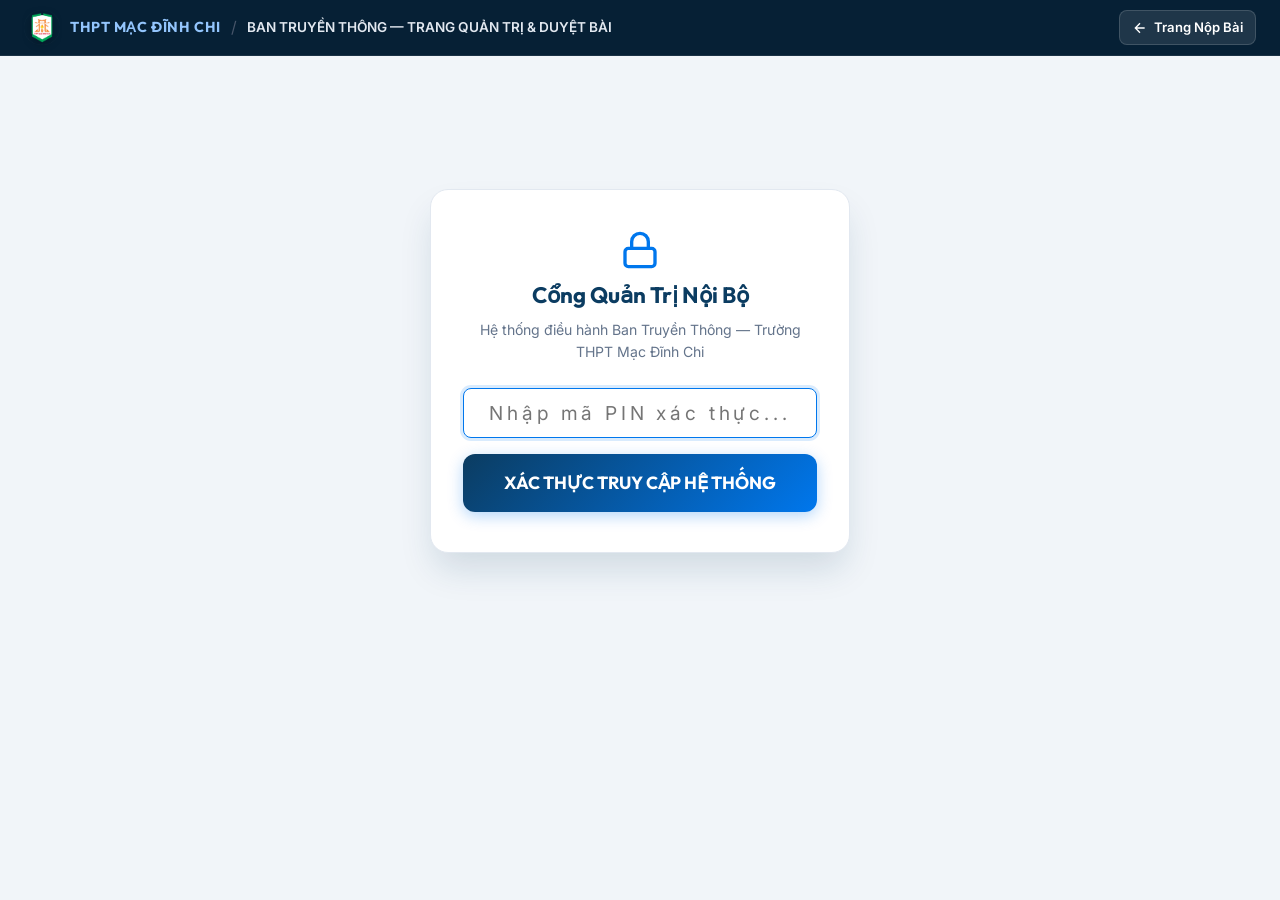
<file: admin.html>
<!DOCTYPE html>
<html lang="vi">
<head>
  <meta charset="UTF-8">
  <meta name="viewport" content="width=device-width, initial-scale=1.0">
  <title>Quản Trị &amp; Kiểm Duyệt | Ban Truyền Thông THPT Mạc Đĩnh Chi</title>
  <meta name="description" content="Hệ thống quản lý, phân công và kiểm duyệt bài truyền thông trường THPT Mạc Đĩnh Chi">
  
  <!-- Google Fonts -->
  <link rel="preconnect" href="https://fonts.googleapis.com">
  <link rel="preconnect" href="https://fonts.gstatic.com" crossorigin>
  <link href="https://fonts.googleapis.com/css2?family=Inter:wght@400;500;600;700&family=Outfit:wght@500;600;700;800&display=swap" rel="stylesheet">
  
  <!-- Favicon -->
  <link rel="icon" type="image/png" href="LOGO.png">
  
  <!-- Stylesheet -->
  <link rel="stylesheet" href="css/style.css">
</head>
<body class="admin-body">

  <!-- Top Navigation Bar -->
  <nav class="top-nav-bar admin-nav">
    <div class="nav-container admin-nav-container">
      <div class="nav-brand-group">
        <img src="LOGO.png" alt="Logo THPT Mạc Đĩnh Chi" class="nav-logo">
        <span class="nav-school">THPT MẠC ĐĨNH CHI</span>
        <span class="nav-divider">/</span>
        <span class="nav-app-name">BAN TRUYỀN THÔNG — TRANG QUẢN TRỊ &amp; DUYỆT BÀI</span>
      </div>

      <div class="nav-actions">
        <div id="roleBadgeContainer" class="nav-role-badge"></div>
        <button type="button" id="btnUpgradeSuper" class="btn-upgrade-super" onclick="promptUpgradeSuperAdmin()" style="display: none;">
          Chuyển Quyền Quản Trị
        </button>
        <a href="index.html" class="nav-link-btn">
          <svg width="16" height="16" viewBox="0 0 24 24" fill="none" stroke="currentColor" stroke-width="2">
            <path d="M19 12H5M12 19l-7-7 7-7"/>
          </svg>
          <span>Trang Nộp Bài</span>
        </a>
        <button type="button" id="btnLogout" class="btn-logout" onclick="logoutAdmin()" style="display: none;">
          Đăng xuất
        </button>
      </div>
    </div>
  </nav>

  <!-- MÀN HÌNH KHÓA BẢO MẬT (PIN CODE) -->
  <div id="pinScreen" class="pin-screen">
    <div class="pin-card">
      <div class="pin-icon-wrap">
        <svg width="40" height="40" viewBox="0 0 24 24" fill="none" stroke="#0077ed" stroke-width="2" stroke-linecap="round" stroke-linejoin="round">
          <rect x="3" y="11" width="18" height="11" rx="2" ry="2"></rect>
          <path d="M7 11V7a5 5 0 0 1 10 0v4"></path>
        </svg>
      </div>
      <h2 class="pin-title">Cổng Quản Trị Nội Bộ</h2>
      <p class="pin-desc">Hệ thống điều hành Ban Truyền Thông — Trường THPT Mạc Đĩnh Chi</p>
      
      <form id="pinForm" onsubmit="handlePinSubmit(event); return false;">
        <div class="form-group">
          <input type="password" id="pinInput" class="custom-input pin-input" 
                 placeholder="Nhập mã PIN xác thực..." autofocus required>
        </div>
        <button type="submit" class="btn-primary" style="margin-top: 10px;">
          XÁC THỰC TRUY CẬP HỆ THỐNG
        </button>
      </form>
      <p id="pinError" class="pin-error" style="display: none;">Mã PIN không chính xác. Vui lòng kiểm tra lại!</p>
    </div>
  </div>

  <!-- MÀN HÌNH DASHBOARD QUẢN TRỊ (HIỆN KHI ĐÃ ĐĂNG NHẬP) -->
  <main id="adminDashboard" class="admin-main" style="display: none;">
    
    <!-- Thanh Chuyển Tab Phân Hệ Quản Trị (Super Admin Tabs) -->
    <div class="admin-header-bar">
      <div class="admin-welcome-box">
        <div class="admin-user-info">
          <span id="adminWelcomeTitle" class="admin-welcome-title">CHÀO MỪNG BAN QUẢN TRỊ BTT</span>
          <span id="adminWelcomeDesc" class="admin-welcome-desc">Hệ thống điều hành truyền thông nội bộ trường THPT Mạc Đĩnh Chi</span>
        </div>
      </div>

      <nav class="admin-tab-nav" id="adminTabNav" aria-label="Các phân hệ quản trị">
        <button type="button" class="admin-tab-pill active" id="tabBtnTickets" onclick="switchAdminTab('tickets')">
          Quản Lý Bài Viết
        </button>
        <button type="button" class="admin-tab-pill super-only-tab" id="tabBtnAnalytics" onclick="switchAdminTab('analytics')" style="display: none;">
          Báo Cáo &amp; Thi Đua
        </button>
        <button type="button" class="admin-tab-pill super-only-tab" id="tabBtnTeam" onclick="switchAdminTab('team')" style="display: none;">
          Đội Ngũ Kiểm Duyệt
        </button>
        <button type="button" class="admin-tab-pill super-only-tab" id="tabBtnConfig" onclick="switchAdminTab('config')" style="display: none;">
          Cấu Hình Hệ Thống
        </button>
        <button type="button" class="admin-tab-pill super-only-tab" id="tabBtnAudit" onclick="switchAdminTab('audit')" style="display: none;">
          Nhật Ký &amp; Sao Lưu
        </button>
      </nav>
    </div>

    <!-- VIEW 1: QUẢN LÝ BÀI VIẾT (TICKETS) -->
    <div id="viewTickets" class="admin-tab-view active">
      <!-- Header Thống Kê (Metric Cards) -->
      <section class="metrics-grid">
      <div class="metric-card">
        <div class="metric-icon bg-blue">
          <svg width="22" height="22" viewBox="0 0 24 24" fill="none" stroke="currentColor" stroke-width="2">
            <path d="M14 2H6a2 2 0 0 0-2 2v16a2 2 0 0 0 2 2h12a2 2 0 0 0 2-2V8z"></path>
            <polyline points="14 2 14 8 20 8"></polyline>
            <line x1="16" y1="13" x2="8" y2="13"></line>
            <line x1="16" y1="17" x2="8" y2="17"></line>
          </svg>
        </div>
        <div class="metric-data">
          <span class="metric-value" id="statTotal">0</span>
          <span class="metric-label">Tổng bài tiếp nhận</span>
        </div>
      </div>

      <div class="metric-card">
        <div class="metric-icon bg-amber">
          <svg width="22" height="22" viewBox="0 0 24 24" fill="none" stroke="currentColor" stroke-width="2">
            <circle cx="12" cy="12" r="10"></circle>
            <polyline points="12 6 12 12 16 14"></polyline>
          </svg>
        </div>
        <div class="metric-data">
          <span class="metric-value" id="statReceived">0</span>
          <span class="metric-label">Mới nhận / Chờ duyệt</span>
        </div>
      </div>

      <div class="metric-card">
        <div class="metric-icon bg-red">
          <svg width="22" height="22" viewBox="0 0 24 24" fill="none" stroke="currentColor" stroke-width="2">
            <path d="M10.29 3.86L1.82 18a2 2 0 0 0 1.71 3h16.94a2 2 0 0 0 1.71-3L13.71 3.86a2 2 0 0 0-3.42 0z"></path>
            <line x1="12" y1="9" x2="12" y2="13"></line>
            <line x1="12" y1="17" x2="12.01" y2="17"></line>
          </svg>
        </div>
        <div class="metric-data">
          <span class="metric-value" id="statRevision">0</span>
          <span class="metric-label">Yêu cầu sửa đổi</span>
        </div>
      </div>

      <div class="metric-card">
        <div class="metric-icon bg-green">
          <svg width="22" height="22" viewBox="0 0 24 24" fill="none" stroke="currentColor" stroke-width="2">
            <path d="M22 11.08V12a10 10 0 1 1-5.93-9.14"></path>
            <polyline points="22 4 12 14.01 9 11.01"></polyline>
          </svg>
        </div>
        <div class="metric-data">
          <span class="metric-value" id="statApproved">0</span>
          <span class="metric-label">Đã duyệt / Đã đăng</span>
        </div>
      </div>
    </section>

    <!-- Toolbar: Tìm kiếm, Bộ lọc & Nút làm mới -->
    <section class="admin-toolbar">
      <div class="search-box">
        <svg width="18" height="18" viewBox="0 0 24 24" fill="none" stroke="currentColor" stroke-width="2">
          <circle cx="11" cy="11" r="8"></circle>
          <line x1="21" y1="21" x2="16.65" y2="16.65"></line>
        </svg>
        <input type="text" id="searchInput" class="search-input" 
               placeholder="Tìm kiếm theo mã bài (TT-...), tiêu đề sự kiện, người nộp..." 
               oninput="filterTickets()">
      </div>

      <div class="filter-group">
        <!-- Lọc trạng thái -->
        <select id="filterStatus" class="filter-select" onchange="filterTickets()">
          <option value="">Tất cả trạng thái</option>
          <option value="MỚI NHẬN">Mới nhận</option>
          <option value="ĐÃ PHÂN CÔNG">Đã phân công</option>
          <option value="ĐANG DUYỆT">Đang duyệt</option>
          <option value="YÊU CẦU">Yêu cầu chỉnh sửa</option>
          <option value="ĐÃ SỬA">Đã sửa – chờ duyệt</option>
          <option value="ĐÃ DUYỆT">Đã duyệt</option>
          <option value="ĐÃ LÊN LỊCH">Đã lên lịch</option>
          <option value="ĐÃ ĐĂNG">Đã đăng</option>
          <option value="TẠM DỪNG">Tạm dừng – chờ xác minh</option>
          <option value="ĐÃ HỦY">Đã hủy – từ chối</option>
        </select>

        <!-- Lọc người duyệt -->
        <select id="filterHandler" class="filter-select" onchange="filterTickets()">
          <option value="">Tất cả người duyệt</option>
        </select>

        <!-- Nút Refresh -->
        <button type="button" class="btn-refresh" onclick="fetchTickets(true)" title="Tải lại dữ liệu">
          <svg width="16" height="16" viewBox="0 0 24 24" fill="none" stroke="currentColor" stroke-width="2">
            <polyline points="23 4 23 10 17 10"></polyline>
            <polyline points="1 20 1 14 7 14"></polyline>
            <path d="M3.51 9a9 9 0 0 1 14.85-3.36L23 10M1 14l4.64 4.36A9 9 0 0 0 20.49 15"></path>
          </svg>
          <span>Làm mới</span>
        </button>
      </div>
    </section>

    <!-- Bảng danh sách bài viết -->
    <section class="table-container">
      <div id="loadingIndicator" class="loading-state">
        <div class="spinner large"></div>
        <p>Đang tải dữ liệu từ Google Sheets Master Tracker...</p>
      </div>

      <div id="emptyState" class="empty-state" style="display: none;">
        <span class="empty-icon">📂</span>
        <h3>Không tìm thấy bài viết nào</h3>
        <p>Thử đổi từ khóa tìm kiếm hoặc bấm làm mới dữ liệu.</p>
      </div>

      <table id="ticketsTable" class="admin-table" style="display: none;">
        <thead>
          <tr>
            <th>MÃ BÀI</th>
            <th>NGÀY TIẾP NHẬN</th>
            <th>TỔ / ĐƠN VỊ NỘP</th>
            <th>TIÊU ĐỀ SỰ KIỆN</th>
            <th>NGƯỜI DUYỆT (BTT)</th>
            <th>TRẠNG THÁI</th>
            <th>LẦN SỬA</th>
            <th>THAO TÁC</th>
          </tr>
        </thead>
        <tbody id="ticketsTbody">
          <!-- Dữ liệu render động bằng Javascript -->
        </tbody>
      </table>
    </section>
    </div><!-- Kết thúc #viewTickets -->

    <!-- VIEW 2: BÁO CÁO & THI ĐUA TỔ CHUYÊN MÔN -->
    <section id="viewAnalytics" class="admin-tab-view" style="display: none;">
      <div class="view-header-bar">
        <div>
          <h2 class="view-heading">Thống Kê Hoạt Động &amp; Xếp Hạng Thi Đua Tổ Bộ Môn</h2>
          <p class="view-subheading">Dữ liệu tổng hợp thời gian thực phục vụ công tác đánh giá thi đua và báo cáo Ban Giám Hiệu</p>
        </div>
        <div class="view-actions-group">
          <button type="button" class="btn-action-primary" onclick="exportTicketsToCSV()">
            Xuất Báo Cáo Excel (CSV)
          </button>
          <button type="button" class="btn-action-outline" onclick="printAnalyticsReport()">
            In Báo Cáo / Xuất PDF
          </button>
        </div>
      </div>

      <!-- KPI Summary Cards -->
      <div class="analytics-kpi-grid">
        <div class="kpi-card">
          <div class="kpi-body">
            <span class="kpi-title">Đơn Vị Đóng Góp Nhiều Nhất</span>
            <span id="kpiTopDept" class="kpi-number">-</span>
            <span id="kpiTopDeptCount" class="kpi-sub">- bài viết</span>
          </div>
        </div>
        <div class="kpi-card">
          <div class="kpi-body">
            <span class="kpi-title">Tỷ Lệ Duyệt Thành Công</span>
            <span id="kpiApprovalRate" class="kpi-number">0%</span>
            <span class="kpi-sub">Đã duyệt &amp; Đã đăng</span>
          </div>
        </div>
        <div class="kpi-card">
          <div class="kpi-body">
            <span class="kpi-title">Tỷ Lệ Yêu Cầu Sửa Đổi</span>
            <span id="kpiRevisionRate" class="kpi-number">0%</span>
            <span class="kpi-sub">Cần hoàn thiện bổ sung</span>
          </div>
        </div>
        <div class="kpi-card">
          <div class="kpi-body">
            <span class="kpi-title">Số Đơn Vị Đã Tham Gia</span>
            <span id="kpiActiveDepts" class="kpi-number">0 / 27</span>
            <span class="kpi-sub">Tổ chuyên môn &amp; CLB</span>
          </div>
        </div>
      </div>

      <!-- Bảng Xếp Hạng Thi Đua Tổ Chuyên Môn -->
      <div class="table-container" style="margin-top: 1.5rem;">
        <div class="table-card-header">
          <h3 class="table-card-title">Bảng Xếp Hạng Đóng Góp Bài Viết Theo Tổ Bộ Môn &amp; Câu Lạc Bộ</h3>
          <span class="text-sm text-muted">Cập nhật tự động từ Master Tracker Google Sheets</span>
        </div>
        <table class="admin-table">
          <thead>
            <tr>
              <th style="width: 70px; text-align: center;">HẠNG</th>
              <th>TỔ CHUYÊN MÔN / ĐƠN VỊ / CLB</th>
              <th style="text-align: center;">TỔNG BÀI</th>
              <th style="text-align: center;">ĐÃ DUYỆT</th>
              <th style="text-align: center;">ĐANG DUYỆT</th>
              <th style="text-align: center;">CẦN SỬA</th>
              <th style="width: 220px;">TỶ TRỌNG ĐÓNG GÓP</th>
              <th style="text-align: center;">ĐÁNH GIÁ THI ĐUA</th>
            </tr>
          </thead>
          <tbody id="rankingTbody">
            <!-- Render động bằng JavaScript -->
          </tbody>
        </table>
      </div>
    </section>

    <!-- VIEW 3: ĐỘI NGŨ BTT & CÂN BẰNG TẢI (WORKLOAD) -->
    <section id="viewTeam" class="admin-tab-view" style="display: none;">
      <div class="view-header-bar">
        <div>
          <h2 class="view-heading">Quản Lý Đội Ngũ Kiểm Duyệt &amp; Cân Bằng Tải Phân Công</h2>
          <p class="view-subheading">Theo dõi số lượng bài viết đang thụ lý của các thành viên trong Ban Truyền Thông MDC</p>
        </div>
        <div class="view-actions-group">
          <button type="button" class="btn-action-primary" onclick="promptAddReviewer()">
            Thêm Thành Viên Mới
          </button>
        </div>
      </div>

      <div id="teamGrid" class="team-cards-grid">
        <!-- Render động bằng JavaScript -->
      </div>
    </section>

    <!-- VIEW 4: CẤU HÌNH VẬN HÀNH HỆ THỐNG -->
    <section id="viewConfig" class="admin-tab-view" style="display: none;">
      <div class="view-header-bar">
        <div>
          <h2 class="view-heading">Cấu Hình Vận Hành &amp; Điều Khiển Hệ Thống</h2>
          <p class="view-subheading">Điều chỉnh trạng thái cổng tiếp nhận bài, thông báo tiêu điểm trang chủ và danh mục CLB</p>
        </div>
        <div class="view-actions-group">
          <button type="button" class="btn-action-primary" onclick="saveSystemSettings()">
            Lưu Thiết Lập Cấu Hình
          </button>
        </div>
      </div>

      <div class="config-grid">
        <!-- Cấu hình 1: Trạng thái cổng -->
        <div class="config-card">
          <div class="config-card-header">
            <h3 class="config-card-title">1. Trạng Thái Cổng Tiếp Nhận Bài Viết</h3>
            <span class="config-card-desc">Kiểm soát cho phép giáo viên và học sinh gửi bài mới</span>
          </div>
          <div class="config-card-body">
            <div class="form-group">
              <label class="config-toggle-label">
                <input type="checkbox" id="cfgPortalOpen" checked onchange="togglePortalStateFields()">
                <span class="toggle-slider"></span>
                <span id="cfgPortalStateText" class="toggle-text status-open">Đang Mở Tiếp Nhận Bài</span>
              </label>
            </div>
            <div id="cfgClosedReasonGroup" class="form-group" style="display: none; margin-top: 1rem;">
              <label for="cfgClosedReason" class="input-label">Thông Báo Khi Tạm Đóng Cổng:</label>
              <textarea id="cfgClosedReason" rows="2" class="custom-textarea" 
                        placeholder="Ví dụ: Cổng tiếp nhận hiện đang tạm đóng để phục vụ công tác sơ kết học kỳ. Hệ thống sẽ mở lại vào ngày 05/01/2027."></textarea>
            </div>
          </div>
        </div>

        <!-- Cấu hình 2: Banner thông báo -->
        <div class="config-card">
          <div class="config-card-header">
            <h3 class="config-card-title">2. Thông Báo Tiêu Điểm Đầu Trang Chủ</h3>
            <span class="config-card-desc">Hiển thị thông điệp chính thức của BTT lên đầu trang nộp bài</span>
          </div>
          <div class="config-card-body">
            <div class="form-group">
              <label class="config-toggle-label">
                <input type="checkbox" id="cfgBannerActive" onchange="toggleBannerStateFields()">
                <span class="toggle-slider"></span>
                <span id="cfgBannerStateText" class="toggle-text">Tắt Thông Báo Ghim</span>
              </label>
            </div>
            <div id="cfgBannerTextGroup" class="form-group" style="margin-top: 1rem;">
              <label for="cfgBannerText" class="input-label">Nội Dung Thông Báo Tiêu Điểm:</label>
              <textarea id="cfgBannerText" rows="2" class="custom-textarea" 
                        placeholder="Ví dụ: Hạn chót nộp bài và hình ảnh hoạt động chào mừng Ngày 20/11 là 17h00 ngày 15/11/2026."></textarea>
            </div>
          </div>
        </div>

        <!-- Cấu hình 3: Quản lý CLB -->
        <div class="config-card">
          <div class="config-card-header">
            <h3 class="config-card-title">3. Quản Lý Danh Mục Câu Lạc Bộ &amp; Đơn Vị</h3>
            <span class="config-card-desc">Thêm Câu lạc bộ mới vào danh sách lựa chọn của học sinh</span>
          </div>
          <div class="config-card-body">
            <div class="inline-add-group">
              <input type="text" id="cfgNewClubName" class="custom-input" placeholder="Nhập tên Câu lạc bộ mới cần thêm...">
              <button type="button" class="btn-action-outline" onclick="handleAddClub()">
                Thêm CLB
              </button>
            </div>
            <div class="tags-container" id="cfgClubsTagList" style="margin-top: 1rem;"></div>
          </div>
        </div>

        <!-- Cấu hình 4: Danh bạ giáo viên đại diện truyền thông -->
        <div class="config-card">
          <div class="config-card-header">
            <h3 class="config-card-title">4. Danh Bạ Giáo Viên Đại Diện Các Tổ (Google Sheet)</h3>
            <span class="config-card-desc">Tự động nạp thông tin để cổng nộp bài tự điền họ tên, số điện thoại &amp; email</span>
          </div>
          <div class="config-card-body">
            <div style="display: flex; gap: 0.75rem; align-items: center; justify-content: space-between; flex-wrap: wrap;">
              <span id="cfgTeacherCountText" class="text-sm text-muted">Đang tải danh bạ...</span>
              <button type="button" class="btn-action-outline" onclick="syncTeacherDirectoryAdmin()">
                🔄 Đồng Bộ Từ Google Sheet
              </button>
            </div>
            <div id="cfgTeacherListWrap" class="table-container" style="margin-top: 1rem; max-height: 320px; overflow-y: auto;">
              <!-- Bảng tóm tắt danh bạ giáo viên -->
            </div>
          </div>
        </div>

        <!-- Cấu hình 5: Sự Kiện Thu Thập Hình Học Sinh (Super Admin) -->
        <div class="config-card" style="grid-column: 1 / -1;">
          <div class="config-card-header" style="display: flex; justify-content: space-between; align-items: center; flex-wrap: wrap; gap: 0.75rem;">
            <div>
              <h3 class="config-card-title">5. Sự Kiện Thu Thập Hình Học Sinh (Tuyên Dương &amp; Khen Thưởng)</h3>
              <span class="config-card-desc">Thiết lập các sự kiện cố định để học sinh nộp ảnh khi chọn mục "Khác". Ảnh của các học sinh sẽ tự động đổi tên theo học sinh và đổ vào cùng 1 thư mục chung.</span>
            </div>
            <button type="button" class="btn-action-primary" onclick="openAddStudentEventModal()">
              + Tạo Sự Kiện Mới
            </button>
          </div>
          <div class="config-card-body">
            <div id="studentEventsAdminList" class="student-events-admin-list">
              <!-- Render danh sách sự kiện bằng JS -->
            </div>
          </div>
        </div>
      </div>
    </section>

    <!-- VIEW 5: NHẬT KÝ HỆ THỐNG & AN TOÀN DỮ LIỆU -->
    <section id="viewAudit" class="admin-tab-view" style="display: none;">
      <div class="view-header-bar">
        <div>
          <h2 class="view-heading">Trung Tâm Giám Sát Nhật Ký &amp; An Toàn Dữ Liệu</h2>
          <p class="view-subheading">Ghi nhận lịch sử thao tác kiểm duyệt và công cụ sao lưu dự phòng cơ sở dữ liệu</p>
        </div>
        <div class="view-actions-group">
          <button type="button" class="btn-action-primary" onclick="exportDatabaseJSON()">
            Tải Bản Sao Lưu Database (JSON)
          </button>
          <button type="button" class="btn-action-outline" onclick="clearAuditLogs()">
            Xóa Lịch Sử Cũ
          </button>
        </div>
      </div>

      <div class="audit-info-banner">
        <div class="banner-text">
          <strong>An toàn dữ liệu:</strong> Toàn bộ dữ liệu bài viết và tệp đính kèm được tự động lưu trữ trên Google Drive &amp; Google Sheets của nhà trường. Quản trị viên có thể bấm <strong>"Tải Bản Sao Lưu Database (JSON)"</strong> bất kỳ lúc nào để lưu trữ bản snapshot ngoại tuyến về máy tính cá nhân.
        </div>
      </div>

      <div class="table-container" style="margin-top: 1.5rem;">
        <div class="table-card-header">
          <h3 class="table-card-title">Nhật Ký Thao Tác Hệ Thống (Audit Trail)</h3>
          <span class="text-sm text-muted">Lưu vết các hành động duyệt bài, phân công và gửi email phản hồi</span>
        </div>
        <table class="admin-table">
          <thead>
            <tr>
              <th style="width: 170px;">THỜI GIAN</th>
              <th style="width: 170px;">NGƯỜI THAO TÁC</th>
              <th style="width: 190px;">HÀNH ĐỘNG</th>
              <th style="width: 140px;">MÃ BÀI</th>
              <th>CHI TIẾT THAO TÁC</th>
            </tr>
          </thead>
          <tbody id="auditTbody">
            <!-- Render động bằng JavaScript -->
          </tbody>
        </table>
      </div>
    </section>

  </main>

  <!-- MODAL / DRAWER CHI TIẾT & KIỂM DUYỆT BÀI -->
  <div id="reviewModal" class="modal-overlay" style="display: none;">
    <div class="modal-card review-modal-card">
      <div class="modal-header">
        <div class="modal-title-group">
          <span id="modalTicketCode" class="modal-ticket-badge">TT-2026-0001</span>
          <h2 id="modalEventName" class="modal-review-title">Tiêu đề bài viết</h2>
        </div>
        <button type="button" class="btn-close-modal" onclick="closeReviewModal()">&times;</button>
      </div>

      <div class="review-modal-body">
        
        <!-- Cột trái: Thông tin bài nộp -->
        <div class="review-col info-col">
          <h3 class="col-heading">Thông Tin Bài Nộp</h3>
          
          <div class="info-item">
            <span class="info-label">Tổ / Đơn vị:</span>
            <span id="infoDept" class="info-value">Tổ Toán</span>
          </div>

          <div class="info-item">
            <span class="info-label">Người nộp:</span>
            <span id="infoSubmitter" class="info-value">Thầy Đoàn Minh Tâm</span>
          </div>

          <div class="info-item">
            <span class="info-label">Liên hệ:</span>
            <span id="infoContact" class="info-value">090xxxxxxx • email@...</span>
          </div>

          <div class="info-item">
            <span class="info-label">Phân loại:</span>
            <span id="infoCategory" class="info-value">Hoạt động chuyên môn</span>
          </div>

          <div class="info-item">
            <span class="info-label">Ngày nộp:</span>
            <span id="infoTimestamp" class="info-value">2026-09-23 08:30</span>
          </div>

          <!-- Nút mở Folder Drive -->
          <div class="drive-access-card">
            <span class="drive-card-title">📁 Kho Tư Liệu (Google Drive):</span>
            <a id="linkDriveFolder" href="#" target="_blank" class="btn-drive-open">
              MỞ THƯ MỤC DRIVE CỦA BÀI VIẾT ↗
            </a>
          </div>

          <!-- Caption đề xuất -->
          <div class="caption-view-box">
            <div class="caption-header">
              <span class="caption-title">Nội dung Caption đề xuất:</span>
              <button type="button" class="btn-copy-sm" onclick="copyCaptionText()">Sao chép</button>
            </div>
            <textarea id="infoCaption" class="caption-display" readonly></textarea>
          </div>
        </div>

        <!-- Cột phải: Form cập nhật của Ban Truyền Thông -->
        <div class="review-col action-col">
          <h3 class="col-heading">Cập Nhật Trạng Thái &amp; Phân Công (BTT)</h3>
          
          <form id="updateTicketForm" onsubmit="handleUpdateTicket(event)">
            <!-- Phân công người duyệt -->
            <div class="form-group">
              <label for="updateHandler" class="input-label">Người Phụ Trách Kiểm Duyệt (BTT)</label>
              <select id="updateHandler" class="custom-select">
                <option value="">-- Chưa phân công --</option>
              </select>
            </div>

            <!-- Cập nhật trạng thái -->
            <div class="form-group">
              <label for="updateStatus" class="input-label">Trạng Thái Quy Trình</label>
              <select id="updateStatus" class="custom-select" onchange="handleStatusChangeInModal()">
                <option value="MỚI NHẬN">MỚI NHẬN</option>
                <option value="ĐÃ PHÂN CÔNG">ĐÃ PHÂN CÔNG</option>
                <option value="ĐANG DUYỆT">ĐANG DUYỆT</option>
                <option value="YÊU CẦU CHỈNH SỬA">YÊU CẦU CHỈNH SỬA</option>
                <option value="ĐÃ SỬA – CHỜ DUYỆT">ĐÃ SỬA – CHỜ DUYỆT</option>
                <option value="ĐÃ DUYỆT">ĐÃ DUYỆT</option>
                <option value="ĐÃ LÊN LỊCH">ĐÃ LÊN LỊCH</option>
                <option value="ĐÃ ĐĂNG">ĐÃ ĐĂNG</option>
                <option value="TẠM DỪNG – CHỜ XÁC MINH">TẠM DỪNG – CHỜ XÁC MINH</option>
                <option value="ĐÃ HỦY">ĐÃ HỦY</option>
              </select>
            </div>

            <!-- Cảnh báo sửa đổi nếu > 2 lần -->
            <div id="revisionAlert" class="revision-alert" style="display: none;">
              <strong>Lưu ý:</strong> Bài viết này đã sửa đổi <span id="revCountNum">0</span> lần. Theo quy chế BTT: nếu sửa quá 2 lần sẽ tính Không đảm bảo chất lượng!
            </div>

            <!-- Lý do yêu cầu sửa / Ghi chú phản hồi -->
            <div class="form-group">
              <label for="updateFeedback" class="input-label">Ghi Chú Phản Hồi / Nhận Xét (Gửi người nộp)</label>
              <textarea id="updateFeedback" rows="3" class="custom-textarea" 
                        placeholder="Nhập nội dung phản hồi, các điểm cần chỉnh sửa hoặc lời nhắn gửi Thầy/Cô..."></textarea>
            </div>

            <!-- Hộp tùy chọn Tự động gửi Email trực tiếp từ Web -->
            <div class="email-action-box">
              <div class="email-toggle-header">
                <label class="email-checkbox-label" for="chkSendEmail">
                  <input type="checkbox" id="chkSendEmail" checked>
                  <span>Tự động gửi email thông báo khi lưu</span>
                </label>
                <button type="button" id="btnSendDirectEmail" class="btn-send-email-direct" onclick="handleSendDirectEmail()">
                  <svg width="14" height="14" viewBox="0 0 24 24" fill="none" stroke="currentColor" stroke-width="2">
                    <path d="M4 4h16c1.1 0 2 .9 2 2v12c0 1.1-.9 2-2 2H4c-1.1 0-2-.9-2-2V6c0-1.1.9-2 2-2z"></path>
                    <polyline points="22,6 12,13 2,6"></polyline>
                  </svg>
                  <span>Gửi Email Ngay</span>
                </button>
              </div>
              <div id="emailTargetInfo" class="email-target-info">
                Gửi tới: <strong id="previewSubmitterEmail">Đang kiểm tra email...</strong>
              </div>
            </div>

            <!-- Kênh xuất bản -->
            <div class="form-group">
              <label for="updateChannel" class="input-label">Kênh Xuất Bản</label>
              <input type="text" id="updateChannel" class="custom-input" placeholder="Fanpage THPT Mạc Đĩnh Chi, Web trường...">
            </div>

            <!-- Link bài đăng (sau khi đăng) -->
            <div class="form-group">
              <label for="updatePostUrl" class="input-label">Link Bài Đăng Thực Tế (Nếu đã đăng)</label>
              <input type="url" id="updatePostUrl" class="custom-input" placeholder="https://facebook.com/...">
            </div>

            <div class="modal-footer-btns">
              <button type="submit" id="btnSaveUpdate" class="btn-primary">
                <span id="btnSaveText">LƯU CẬP NHẬT DỮ LIỆU</span>
                <div id="saveSpinner" class="spinner" style="display: none;"></div>
              </button>
              <button type="button" class="btn-secondary" onclick="closeReviewModal()">Đóng</button>
            </div>
          </form>
        </div>

      </div>
    </div>
  </div>

  <!-- Modal Tạo / Sửa Sự Kiện Thu Thập Ảnh Học Sinh (Super Admin) -->
  <div id="studentEventModal" class="modal-overlay" style="display: none;">
    <div class="modal-card modal-md">
      <div class="modal-header">
        <h3 id="studentEventModalTitle" class="modal-title">Tạo Sự Kiện Thu Thập Hình Học Sinh</h3>
        <button type="button" class="btn-close-modal" onclick="closeStudentEventModal()">&times;</button>
      </div>
      <div class="modal-body">
        <form id="studentEventForm" onsubmit="handleSaveStudentEvent(event)">
          <input type="hidden" id="editEventId" value="">
          
          <div class="form-group">
            <label for="eventFormName" class="input-label required">Tên Sự Kiện / Lễ Tuyên Dương</label>
            <input type="text" id="eventFormName" required class="custom-input"
              placeholder="Ví dụ: Lễ Tuyên Dương Học Sinh 3 Tốt Năm Học 2026 - 2027">
          </div>

          <div class="form-group">
            <label for="eventFormNote" class="input-label">Hướng Dẫn &amp; Yêu Cầu Ảnh (Hiển thị cho học sinh)</label>
            <textarea id="eventFormNote" rows="3" class="custom-textarea"
              placeholder="Ví dụ: Học sinh tải lên 1 ảnh chân dung rõ mặt (áo dài / đồng phục MĐC) và 1 ảnh nhận giấy chứng nhận..."></textarea>
          </div>

          <div class="form-group">
            <label for="eventFormFolderId" class="input-label">ID hoặc Link Thư Mục Google Drive Riêng (Tùy chọn)</label>
            <input type="text" id="eventFormFolderId" class="custom-input"
              placeholder="Để trống nếu muốn hệ thống tự gom vào thư mục chung của sự kiện trên Drive trường">
            <span class="text-xs text-muted" style="display: block; margin-top: 4px;">
              💡 Nếu để trống, hệ thống sẽ tự động tạo thư mục mang tên <code>[TUYEN_DUONG] &lt;Tên sự kiện&gt;</code> trong Google Drive trường và dồn toàn bộ ảnh của các học sinh vào đó.
            </span>
          </div>

          <div class="form-group" style="margin-top: 1rem;">
            <label class="config-toggle-label">
              <input type="checkbox" id="eventFormActive" checked>
              <span class="toggle-slider"></span>
              <span class="toggle-text">Đang Mở Nhận Ảnh (Hiển thị cho học sinh chọn)</span>
            </label>
          </div>

          <div class="modal-footer-btns" style="margin-top: 1.5rem;">
            <button type="submit" class="btn-primary">Lưu Sự Kiện</button>
            <button type="button" class="btn-secondary" onclick="closeStudentEventModal()">Hủy</button>
          </div>
        </form>
      </div>
    </div>
  </div>

  <!-- Scripts -->
  <script src="js/config.js"></script>
  <script src="js/admin.js"></script>
</body>
</html>
</file>
<file: css/style.css>
/* ==========================================================================
   HỆ THỐNG TRUYỀN THÔNG NỘI BỘ - THPT MẠC ĐĨNH CHI
   Design System & Styling
   ========================================================================== */

:root {
  --primary-color: #0b3c61;
  --primary-hover: #072a45;
  --secondary-color: #0077ed;
  --accent-gold: #e5a93c;
  --accent-gold-light: #fff8e6;
  
  --bg-gradient: linear-gradient(135deg, #f4f7fb 0%, #e9eef5 100%);
  --surface-card: #ffffff;
  --surface-subtle: #f8fafc;
  --border-color: #e2e8f0;
  --border-focus: #0077ed;
  
  --text-main: #1e293b;
  --text-muted: #64748b;
  --text-white: #ffffff;
  
  --success-color: #10b981;
  --success-bg: #ecfdf5;
  --danger-color: #ef4444;
  
  --shadow-sm: 0 1px 3px rgba(0, 0, 0, 0.05);
  --shadow-md: 0 4px 6px -1px rgba(0, 0, 0, 0.08), 0 2px 4px -2px rgba(0, 0, 0, 0.05);
  --shadow-lg: 0 10px 25px -3px rgba(11, 60, 97, 0.1), 0 4px 6px -4px rgba(11, 60, 97, 0.05);
  --shadow-xl: 0 20px 35px -5px rgba(11, 60, 97, 0.15);
  
  --radius-sm: 8px;
  --radius-md: 12px;
  --radius-lg: 18px;
  --radius-full: 9999px;
  
  --transition: all 0.25s cubic-bezier(0.4, 0, 0.2, 1);
}

/* Reset & Base */
*, *::before, *::after {
  box-sizing: border-box;
  margin: 0;
  padding: 0;
}

body {
  font-family: 'Inter', -apple-system, BlinkMacSystemFont, sans-serif;
  background: var(--bg-gradient);
  color: var(--text-main);
  line-height: 1.6;
  min-height: 100vh;
  display: flex;
  flex-direction: column;
}

/* ==========================================================================
   Header / Hero Banner
   ========================================================================== */
.hero-header {
  background: linear-gradient(135deg, #072a45 0%, #0b3c61 50%, #115383 100%);
  color: var(--text-white);
  padding: 3rem 1.5rem 4rem;
  text-align: center;
  position: relative;
  overflow: hidden;
  box-shadow: 0 4px 20px rgba(7, 42, 69, 0.25);
}

.hero-header::after {
  content: "";
  position: absolute;
  bottom: 0;
  left: 0;
  right: 0;
  height: 24px;
  background: #f4f7fb;
  border-radius: 24px 24px 0 0;
}

.header-container {
  max-width: 800px;
  margin: 0 auto;
  position: relative;
  z-index: 1;
}

.brand-badge {
  display: inline-flex;
  align-items: center;
  gap: 8px;
  background: rgba(255, 255, 255, 0.12);
  backdrop-filter: blur(8px);
  padding: 6px 16px;
  border-radius: var(--radius-full);
  font-size: 0.8rem;
  font-weight: 600;
  letter-spacing: 0.05em;
  color: #fce7b2;
  margin-bottom: 1rem;
  border: 1px solid rgba(255, 255, 255, 0.15);
}

.pulse-dot {
  width: 8px;
  height: 8px;
  background: #10b981;
  border-radius: 50%;
  box-shadow: 0 0 0 0 rgba(16, 185, 129, 0.7);
  animation: pulseAnimation 2s infinite;
}

@keyframes pulseAnimation {
  0% { transform: scale(0.95); box-shadow: 0 0 0 0 rgba(16, 185, 129, 0.7); }
  70% { transform: scale(1); box-shadow: 0 0 0 8px rgba(16, 185, 129, 0); }
  100% { transform: scale(0.95); box-shadow: 0 0 0 0 rgba(16, 185, 129, 0); }
}

.school-title {
  font-family: 'Outfit', sans-serif;
  font-size: 2.2rem;
  font-weight: 800;
  letter-spacing: -0.02em;
  margin-bottom: 0.4rem;
  text-shadow: 0 2px 4px rgba(0,0,0,0.2);
}

.portal-subtitle {
  font-size: 1.15rem;
  font-weight: 500;
  opacity: 0.95;
  margin-bottom: 0.8rem;
  color: #e0ecf8;
}

.motto-tag {
  display: inline-block;
  font-size: 0.9rem;
  font-weight: 600;
  color: var(--accent-gold);
  background: rgba(0, 0, 0, 0.2);
  padding: 4px 14px;
  border-radius: var(--radius-full);
}

/* ==========================================================================
   Main Form Container
   ========================================================================== */
.main-content {
  flex: 1;
  max-width: 840px;
  width: 100%;
  margin: -1.5rem auto 3rem;
  padding: 0 1rem;
  position: relative;
  z-index: 2;
}

.form-wrapper {
  display: flex;
  flex-direction: column;
  gap: 1.5rem;
}

/* Role Selector (Segmented control) */
.role-selector-card {
  background: var(--surface-card);
  border-radius: var(--radius-lg);
  padding: 1.25rem 1.5rem;
  box-shadow: var(--shadow-lg);
  border: 1px solid var(--border-color);
}

.section-label {
  display: block;
  font-size: 0.75rem;
  font-weight: 700;
  letter-spacing: 0.06em;
  color: var(--text-muted);
  margin-bottom: 0.75rem;
}

.segmented-control {
  display: grid;
  grid-template-columns: 1fr 1fr;
  gap: 12px;
}

.tab-btn {
  display: flex;
  align-items: center;
  gap: 12px;
  padding: 1rem 1.25rem;
  background: var(--surface-subtle);
  border: 2px solid transparent;
  border-radius: var(--radius-md);
  cursor: pointer;
  transition: var(--transition);
  text-align: left;
}

.tab-btn:hover {
  background: #edf2f7;
  transform: translateY(-1px);
}

.tab-btn.active {
  background: #eef6fc;
  border-color: var(--secondary-color);
  box-shadow: 0 4px 12px rgba(0, 119, 237, 0.15);
}

.tab-icon {
  font-size: 1.8rem;
  line-height: 1;
}

.tab-info {
  display: flex;
  flex-direction: column;
}

.tab-title {
  font-family: 'Outfit', sans-serif;
  font-weight: 700;
  font-size: 1rem;
  color: var(--primary-color);
}

.tab-desc {
  font-size: 0.8rem;
  color: var(--text-muted);
}

/* Main Form Elements */
.submission-form {
  display: flex;
  flex-direction: column;
  gap: 1.5rem;
}

.form-section {
  background: var(--surface-card);
  border-radius: var(--radius-lg);
  padding: 2rem;
  box-shadow: var(--shadow-md);
  border: 1px solid var(--border-color);
}

.legend-title {
  display: flex;
  align-items: center;
  gap: 10px;
  font-family: 'Outfit', sans-serif;
  font-size: 1.2rem;
  font-weight: 700;
  color: var(--primary-color);
  margin-bottom: 1.5rem;
  width: 100%;
  border-bottom: 2px solid var(--border-color);
  padding-bottom: 0.75rem;
}

.step-num {
  width: 28px;
  height: 28px;
  background: var(--secondary-color);
  color: var(--text-white);
  border-radius: 50%;
  display: flex;
  align-items: center;
  justify-content: center;
  font-size: 0.9rem;
  font-weight: 700;
}

.form-grid {
  display: grid;
  gap: 1.25rem;
}

.grid-2 {
  grid-template-columns: 1fr 1fr;
}

.form-group {
  display: flex;
  flex-direction: column;
  gap: 6px;
  margin-bottom: 1rem;
}

.form-group:last-child {
  margin-bottom: 0;
}

.input-label {
  font-size: 0.88rem;
  font-weight: 600;
  color: #334155;
}

.input-label.required::after {
  content: " *";
  color: var(--danger-color);
}

.label-row {
  display: flex;
  justify-content: space-between;
  align-items: baseline;
}

.help-hint {
  font-size: 0.78rem;
  color: var(--text-muted);
  font-style: italic;
}

.custom-input,
.custom-select,
.custom-textarea {
  width: 100%;
  padding: 0.75rem 1rem;
  font-size: 0.95rem;
  font-family: inherit;
  border: 1.5px solid var(--border-color);
  border-radius: var(--radius-sm);
  background: var(--surface-card);
  color: var(--text-main);
  transition: var(--transition);
}

.custom-input:focus,
.custom-select:focus,
.custom-textarea:focus {
  outline: none;
  border-color: var(--secondary-color);
  box-shadow: 0 0 0 3px rgba(0, 119, 237, 0.15);
}

.custom-textarea {
  resize: vertical;
  min-height: 110px;
}

/* ==========================================================================
   Tự Động Điền Thông Tin Giáo Viên Phụ Trách Tổ
   ========================================================================== */
.autofill-notice {
  margin-top: 1.15rem;
  padding: 0.9rem 1.15rem;
  border-radius: var(--radius-sm);
  background: rgba(16, 185, 129, 0.08);
  border: 1px solid rgba(16, 185, 129, 0.28);
  color: #065f46;
  font-size: 0.88rem;
  display: flex;
  flex-direction: column;
  gap: 0.5rem;
  animation: fadeInNotice 0.3s ease-out;
}

.autofill-header {
  display: flex;
  align-items: center;
  gap: 0.5rem;
  font-weight: 500;
  line-height: 1.4;
}

.autofill-icon {
  flex-shrink: 0;
  display: inline-flex;
  color: #10b981;
}

.autofill-chips-wrap {
  display: flex;
  align-items: center;
  flex-wrap: wrap;
  gap: 0.45rem;
  margin-top: 0.35rem;
  padding-top: 0.45rem;
  border-top: 1px dashed rgba(16, 185, 129, 0.25);
}

.autofill-chips-label {
  font-size: 0.8rem;
  color: #047857;
  font-weight: 600;
}

.autofill-chip-btn {
  display: inline-flex;
  align-items: center;
  gap: 0.35rem;
  padding: 0.3rem 0.75rem;
  border-radius: 9999px;
  background: #ffffff;
  border: 1px solid #6ee7b7;
  color: #065f46;
  font-size: 0.82rem;
  font-weight: 500;
  cursor: pointer;
  transition: all 0.2s cubic-bezier(0.4, 0, 0.2, 1);
  box-shadow: 0 1px 2px rgba(0, 0, 0, 0.04);
}

.autofill-chip-btn:hover {
  background: #10b981;
  color: #ffffff;
  border-color: #10b981;
  transform: translateY(-1px);
  box-shadow: 0 3px 6px rgba(16, 185, 129, 0.25);
}

.autofill-chip-btn.active {
  background: #059669;
  color: #ffffff;
  border-color: #059669;
  font-weight: 600;
  box-shadow: 0 2px 4px rgba(5, 150, 105, 0.3);
}

.autofill-chip-badge {
  font-size: 0.72rem;
  opacity: 0.85;
  font-weight: normal;
}

.autofill-highlight {
  animation: pulseFieldGlow 1.25s ease-out;
}

@keyframes fadeInNotice {
  from {
    opacity: 0;
    transform: translateY(-4px);
  }
  to {
    opacity: 1;
    transform: translateY(0);
  }
}

@keyframes pulseFieldGlow {
  0% {
    border-color: #10b981;
    box-shadow: 0 0 0 4px rgba(16, 185, 129, 0.35);
    background-color: rgba(16, 185, 129, 0.05);
  }
  100% {
    border-color: var(--border-color);
    box-shadow: none;
    background-color: var(--surface-card);
  }
}

/* ==========================================================================
   Upload Area (Drag & Drop)
   ========================================================================== */
.drop-zone {
  border: 2px dashed #93c5fd;
  background: #f8fafc;
  border-radius: var(--radius-md);
  padding: 2.5rem 1.5rem;
  text-align: center;
  cursor: pointer;
  transition: var(--transition);
}

.drop-zone:hover,
.drop-zone.dragover {
  border-color: var(--secondary-color);
  background: #eff6ff;
  transform: scale(1.005);
}

.drop-icon {
  color: var(--secondary-color);
  margin-bottom: 0.75rem;
}

.drop-title {
  font-family: 'Outfit', sans-serif;
  font-size: 1.1rem;
  font-weight: 700;
  color: var(--primary-color);
  margin-bottom: 0.25rem;
}

.drop-subtitle {
  font-size: 0.9rem;
  color: var(--text-muted);
  margin-bottom: 0.5rem;
}

.highlight-browse {
  color: var(--secondary-color);
  font-weight: 600;
  text-decoration: underline;
}

.drop-note {
  font-size: 0.8rem;
  color: #94a3b8;
}

/* File Previews */
.file-list-grid {
  display: grid;
  grid-template-columns: repeat(auto-fill, minmax(130px, 1fr));
  gap: 12px;
  margin-top: 1.25rem;
}

.file-preview-card {
  position: relative;
  background: var(--surface-card);
  border: 1px solid var(--border-color);
  border-radius: var(--radius-sm);
  padding: 8px;
  display: flex;
  flex-direction: column;
  align-items: center;
  text-align: center;
  box-shadow: var(--shadow-sm);
}

.file-thumbnail {
  width: 100%;
  height: 80px;
  object-fit: cover;
  border-radius: 4px;
  background: #f1f5f9;
}

.file-icon-placeholder {
  width: 100%;
  height: 80px;
  display: flex;
  align-items: center;
  justify-content: center;
  background: #f1f5f9;
  border-radius: 4px;
  font-size: 1.8rem;
}

.file-name-truncate {
  font-size: 0.75rem;
  font-weight: 600;
  margin-top: 6px;
  width: 100%;
  white-space: nowrap;
  overflow: hidden;
  text-overflow: ellipsis;
}

.file-size-tag {
  font-size: 0.68rem;
  color: var(--text-muted);
}

.btn-remove-file {
  position: absolute;
  top: -6px;
  right: -6px;
  width: 22px;
  height: 22px;
  background: var(--danger-color);
  color: white;
  border: none;
  border-radius: 50%;
  cursor: pointer;
  display: flex;
  align-items: center;
  justify-content: center;
  font-size: 12px;
  font-weight: bold;
  box-shadow: var(--shadow-sm);
  transition: var(--transition);
}

.btn-remove-file:hover {
  transform: scale(1.15);
}

/* ==========================================================================
   Submit Button & Action
   ========================================================================== */
.submit-wrapper {
  text-align: center;
  margin-top: 0.5rem;
}

.btn-primary {
  width: 100%;
  padding: 1.1rem 2rem;
  background: linear-gradient(135deg, #0b3c61 0%, #0077ed 100%);
  color: var(--text-white);
  border: none;
  border-radius: var(--radius-md);
  font-family: 'Outfit', sans-serif;
  font-size: 1.1rem;
  font-weight: 700;
  cursor: pointer;
  box-shadow: 0 4px 15px rgba(0, 119, 237, 0.3);
  transition: var(--transition);
  display: flex;
  align-items: center;
  justify-content: center;
  gap: 10px;
}

.btn-primary:hover {
  background: linear-gradient(135deg, #072a45 0%, #005bb5 100%);
  transform: translateY(-2px);
  box-shadow: 0 8px 25px rgba(0, 119, 237, 0.4);
}

.btn-primary:active {
  transform: translateY(0);
}

.submit-disclaimer {
  font-size: 0.8rem;
  color: var(--text-muted);
  margin-top: 0.75rem;
}

/* ==========================================================================
   Modals (Success & Progress)
   ========================================================================== */
.modal-overlay {
  position: fixed;
  top: 0;
  left: 0;
  right: 0;
  bottom: 0;
  background: rgba(15, 23, 42, 0.7);
  backdrop-filter: blur(6px);
  display: flex;
  align-items: center;
  justify-content: center;
  z-index: 999;
  padding: 1rem;
  animation: fadeIn 0.3s ease;
}

.modal-card {
  background: var(--surface-card);
  border-radius: var(--radius-lg);
  max-width: 520px;
  width: 100%;
  padding: 2.5rem 2rem;
  text-align: center;
  box-shadow: var(--shadow-xl);
  animation: slideUp 0.3s ease;
}

@keyframes fadeIn {
  from { opacity: 0; }
  to { opacity: 1; }
}

@keyframes slideUp {
  from { transform: translateY(20px); opacity: 0; }
  to { transform: translateY(0); opacity: 1; }
}

/* Checkmark Animation */
.success-icon-wrap {
  width: 68px;
  height: 68px;
  margin: 0 auto 1.25rem;
}

.checkmark {
  width: 68px;
  height: 68px;
  border-radius: 50%;
  display: block;
  stroke-width: 3;
  stroke: var(--success-color);
  stroke-miterlimit: 10;
  box-shadow: inset 0 0 0 var(--success-color);
  animation: fill .4s ease-in-out .4s forwards, scale .3s ease-in-out .9s both;
}

.checkmark-circle {
  stroke-dasharray: 166;
  stroke-dashoffset: 166;
  stroke-width: 3;
  stroke-miterlimit: 10;
  stroke: var(--success-color);
  fill: none;
  animation: stroke 0.6s cubic-bezier(0.65, 0, 0.45, 1) forwards;
}

.checkmark-check {
  transform-origin: 50% 50%;
  stroke-dasharray: 48;
  stroke-dashoffset: 48;
  animation: stroke 0.3s cubic-bezier(0.65, 0, 0.45, 1) 0.8s forwards;
}

@keyframes stroke { 100% { stroke-dashoffset: 0; } }
@keyframes scale { 0%, 100% { transform: none; } 50% { transform: scale3d(1.1, 1.1, 1); } }
@keyframes fill { 100% { box-shadow: inset 0 0 0 30px #ecfdf5; } }

.modal-title {
  font-family: 'Outfit', sans-serif;
  font-size: 1.6rem;
  font-weight: 800;
  color: var(--primary-color);
  margin-bottom: 0.5rem;
}

.modal-desc {
  font-size: 0.95rem;
  color: var(--text-muted);
  margin-bottom: 1.5rem;
}

/* Ticket Card in Modal */
.ticket-badge-card {
  background: linear-gradient(135deg, #f0f7ff 0%, #e0effe 100%);
  border: 2px dashed #93c5fd;
  border-radius: var(--radius-md);
  padding: 1.25rem;
  margin-bottom: 1.5rem;
}

.ticket-label {
  display: block;
  font-size: 0.75rem;
  font-weight: 700;
  letter-spacing: 0.08em;
  color: #0369a1;
  margin-bottom: 6px;
}

.ticket-code-row {
  display: flex;
  align-items: center;
  justify-content: center;
  gap: 12px;
}

.ticket-code {
  font-family: 'Outfit', sans-serif;
  font-size: 1.8rem;
  font-weight: 800;
  color: #0b3c61;
  letter-spacing: 0.04em;
}

.btn-copy {
  display: inline-flex;
  align-items: center;
  gap: 6px;
  background: var(--surface-card);
  border: 1px solid #93c5fd;
  border-radius: var(--radius-sm);
  padding: 6px 12px;
  font-size: 0.8rem;
  font-weight: 600;
  color: #0284c7;
  cursor: pointer;
  transition: var(--transition);
}

.btn-copy:hover {
  background: #e0f2fe;
}

.ticket-instruction {
  font-size: 0.78rem;
  color: var(--text-muted);
  margin-top: 8px;
}

/* Summary Details */
.summary-details {
  background: var(--surface-subtle);
  border-radius: var(--radius-sm);
  padding: 1rem;
  margin-bottom: 1.5rem;
  text-align: left;
}

.detail-row {
  display: flex;
  justify-content: space-between;
  padding: 6px 0;
  font-size: 0.88rem;
  border-bottom: 1px solid #f1f5f9;
}

.detail-row:last-child {
  border-bottom: none;
}

.detail-key {
  color: var(--text-muted);
}

.detail-val {
  font-weight: 600;
  color: var(--text-main);
}

.badge-status {
  background: #e0f2fe;
  color: #0369a1;
  padding: 2px 8px;
  border-radius: 4px;
  font-size: 0.8rem;
}

.link-drive {
  color: var(--secondary-color);
  text-decoration: none;
}

.link-drive:hover {
  text-decoration: underline;
}

.btn-secondary {
  width: 100%;
  padding: 0.9rem 1.5rem;
  background: var(--surface-subtle);
  border: 1.5px solid var(--border-color);
  border-radius: var(--radius-md);
  font-size: 0.95rem;
  font-weight: 600;
  color: var(--text-main);
  cursor: pointer;
  transition: var(--transition);
}

.btn-secondary:hover {
  background: #e2e8f0;
}

/* Progress Modal */
.progress-card {
  max-width: 440px;
}

.spinner {
  width: 24px;
  height: 24px;
  border: 3px solid rgba(255, 255, 255, 0.3);
  border-top-color: white;
  border-radius: 50%;
  animation: spin 0.8s linear infinite;
}

.spinner.large {
  width: 50px;
  height: 50px;
  border-width: 4px;
  border-color: #e2e8f0;
  border-top-color: var(--secondary-color);
  margin: 0 auto 1.5rem;
}

@keyframes spin {
  to { transform: rotate(360deg); }
}

.progress-title {
  font-family: 'Outfit', sans-serif;
  font-size: 1.2rem;
  font-weight: 700;
  color: var(--primary-color);
  margin-bottom: 0.4rem;
}

.progress-subtitle {
  font-size: 0.88rem;
  color: var(--text-muted);
  margin-bottom: 1.25rem;
}

.progress-bar-bg {
  width: 100%;
  height: 10px;
  background: #e2e8f0;
  border-radius: var(--radius-full);
  overflow: hidden;
  margin-bottom: 0.5rem;
}

.progress-bar-fill {
  height: 100%;
  background: linear-gradient(90deg, #0077ed, #10b981);
  border-radius: var(--radius-full);
  transition: width 0.3s ease;
}

.progress-percent {
  font-size: 0.85rem;
  font-weight: 700;
  color: var(--secondary-color);
}

/* ==========================================================================
   Footer
   ========================================================================== */
.site-footer {
  background: #072a45;
  color: #94a3b8;
  padding: 2rem 1rem;
  text-align: center;
  font-size: 0.85rem;
  margin-top: auto;
}

.footer-container {
  max-width: 800px;
  margin: 0 auto;
  display: flex;
  flex-direction: column;
  gap: 4px;
}

.site-footer strong {
  color: #f1f5f9;
}

.copyright {
  font-size: 0.75rem;
  color: #64748b;
  margin-top: 6px;
}

/* ==========================================================================
   Responsive Adjustments
   ========================================================================== */
@media (max-width: 640px) {
  .hero-header {
    padding: 2.2rem 1rem 3rem;
  }
  
  .school-title {
    font-size: 1.6rem;
  }
  
  .portal-subtitle {
    font-size: 0.98rem;
  }
  
  .segmented-control {
    grid-template-columns: 1fr;
  }
  
  .grid-2 {
    grid-template-columns: 1fr;
  }
  
  .form-section {
    padding: 1.25rem;
  }
  
  .drop-zone {
    padding: 1.8rem 1rem;
  }
}

/* ==========================================================================
   Top Navigation Bar
   ========================================================================== */
.top-nav-bar {
  background: #062035;
  color: #e2e8f0;
  border-bottom: 1px solid rgba(255, 255, 255, 0.08);
  padding: 0.6rem 1.5rem;
}

.nav-container {
  max-width: 1200px;
  margin: 0 auto;
  display: flex;
  justify-content: space-between;
  align-items: center;
}

.nav-brand-wrap {
  display: flex;
  align-items: center;
  gap: 10px;
}

.nav-logo {
  width: 36px;
  height: 36px;
  object-fit: contain;
  flex-shrink: 0;
  filter: drop-shadow(0 2px 4px rgba(0, 0, 0, 0.25));
}

.nav-school {
  font-family: 'Outfit', sans-serif;
  font-weight: 700;
  font-size: 0.9rem;
  letter-spacing: 0.04em;
  color: #93c5fd;
}

.nav-admin-btn, .nav-link-btn {
  display: inline-flex;
  align-items: center;
  gap: 6px;
  background: rgba(255, 255, 255, 0.1);
  color: #ffffff;
  padding: 6px 12px;
  border-radius: var(--radius-sm);
  font-size: 0.82rem;
  font-weight: 600;
  text-decoration: none;
  border: 1px solid rgba(255, 255, 255, 0.15);
  transition: var(--transition);
}

.nav-admin-btn:hover, .nav-link-btn:hover {
  background: rgba(255, 255, 255, 0.2);
  transform: translateY(-1px);
}

/* ==========================================================================
   Admin Dashboard Layout
   ========================================================================== */
.admin-body {
  background: #f1f5f9;
}

.admin-nav-container {
  max-width: 1300px;
}

.nav-brand-group {
  display: flex;
  align-items: center;
  gap: 10px;
}

.nav-divider {
  color: #475569;
}

.nav-app-name {
  font-size: 0.85rem;
  font-weight: 600;
  color: #e2e8f0;
}

.nav-actions {
  display: flex;
  align-items: center;
  gap: 10px;
}

.btn-logout {
  background: transparent;
  border: 1px solid #ef4444;
  color: #ef4444;
  padding: 5px 12px;
  border-radius: var(--radius-sm);
  font-size: 0.8rem;
  font-weight: 600;
  cursor: pointer;
  transition: var(--transition);
}

.btn-logout:hover {
  background: #ef4444;
  color: white;
}

.admin-main {
  max-width: 1300px;
  margin: 1.5rem auto 3rem;
  padding: 0 1.25rem;
  width: 100%;
}

/* PIN Screen */
.pin-screen {
  min-height: 70vh;
  display: flex;
  align-items: center;
  justify-content: center;
  padding: 1.5rem;
}

.pin-card {
  background: white;
  border-radius: var(--radius-lg);
  max-width: 420px;
  width: 100%;
  padding: 2.5rem 2rem;
  text-align: center;
  box-shadow: var(--shadow-xl);
  border: 1px solid var(--border-color);
}

.pin-icon {
  font-size: 3rem;
  margin-bottom: 0.5rem;
}

.pin-title {
  font-family: 'Outfit', sans-serif;
  font-size: 1.4rem;
  font-weight: 700;
  color: var(--primary-color);
  margin-bottom: 0.3rem;
}

.pin-desc {
  font-size: 0.88rem;
  color: var(--text-muted);
  margin-bottom: 1.5rem;
}

.pin-input {
  text-align: center;
  font-size: 1.2rem;
  letter-spacing: 0.2em;
}

.pin-error {
  color: var(--danger-color);
  font-size: 0.85rem;
  font-weight: 600;
  margin-top: 0.75rem;
}

/* Metrics Grid */
.metrics-grid {
  display: grid;
  grid-template-columns: repeat(auto-fit, minmax(220px, 1fr));
  gap: 1rem;
  margin-bottom: 1.5rem;
}

.metric-card {
  background: white;
  border-radius: var(--radius-md);
  padding: 1.25rem;
  display: flex;
  align-items: center;
  gap: 1rem;
  border: 1px solid var(--border-color);
  box-shadow: var(--shadow-sm);
  transition: var(--transition);
}

.metric-card:hover {
  transform: translateY(-2px);
  box-shadow: var(--shadow-md);
}

.metric-icon {
  width: 48px;
  height: 48px;
  border-radius: var(--radius-sm);
  display: flex;
  align-items: center;
  justify-content: center;
  font-size: 1.5rem;
}

.bg-blue { background: #e0f2fe; }
.bg-amber { background: #fef3c7; }
.bg-red { background: #fee2e2; }
.bg-green { background: #dcfce7; }

.metric-data {
  display: flex;
  flex-direction: column;
}

.metric-value {
  font-family: 'Outfit', sans-serif;
  font-size: 1.8rem;
  font-weight: 800;
  color: var(--primary-color);
  line-height: 1.2;
}

.metric-label {
  font-size: 0.82rem;
  color: var(--text-muted);
  font-weight: 600;
}

/* Toolbar & Filters */
.admin-toolbar {
  background: white;
  border-radius: var(--radius-md);
  padding: 1rem 1.25rem;
  display: flex;
  justify-content: space-between;
  align-items: center;
  gap: 1rem;
  flex-wrap: wrap;
  margin-bottom: 1rem;
  border: 1px solid var(--border-color);
  box-shadow: var(--shadow-sm);
}

.search-box {
  display: flex;
  align-items: center;
  gap: 8px;
  background: var(--surface-subtle);
  border: 1px solid var(--border-color);
  border-radius: var(--radius-sm);
  padding: 0.5rem 0.85rem;
  flex: 1;
  min-width: 260px;
}

.search-box svg {
  color: var(--text-muted);
}

.search-input {
  border: none;
  background: transparent;
  width: 100%;
  font-size: 0.9rem;
  outline: none;
  font-family: inherit;
}

.filter-group {
  display: flex;
  align-items: center;
  gap: 10px;
  flex-wrap: wrap;
}

.filter-select {
  padding: 0.55rem 0.85rem;
  font-size: 0.85rem;
  border: 1px solid var(--border-color);
  border-radius: var(--radius-sm);
  background: white;
  outline: none;
  cursor: pointer;
  font-family: inherit;
  color: var(--text-main);
}

.btn-refresh {
  display: inline-flex;
  align-items: center;
  gap: 6px;
  padding: 0.55rem 1rem;
  background: var(--surface-subtle);
  border: 1px solid var(--border-color);
  border-radius: var(--radius-sm);
  font-size: 0.85rem;
  font-weight: 600;
  cursor: pointer;
  transition: var(--transition);
}

.btn-refresh:hover {
  background: #e2e8f0;
}

/* Admin Table */
.table-container {
  background: white;
  border-radius: var(--radius-md);
  border: 1px solid var(--border-color);
  box-shadow: var(--shadow-sm);
  overflow-x: auto;
}

.admin-table {
  width: 100%;
  border-collapse: collapse;
  text-align: left;
  font-size: 0.88rem;
}

.admin-table thead {
  background: #f8fafc;
  border-bottom: 2px solid var(--border-color);
}

.admin-table th {
  padding: 0.85rem 1rem;
  font-family: 'Outfit', sans-serif;
  font-weight: 700;
  font-size: 0.78rem;
  letter-spacing: 0.05em;
  color: #475569;
  white-space: nowrap;
}

.admin-table td {
  padding: 0.85rem 1rem;
  border-bottom: 1px solid #f1f5f9;
  vertical-align: middle;
}

.admin-table tbody tr:hover {
  background: #f8fafc;
}

.table-ticket-code {
  font-family: 'Outfit', sans-serif;
  font-weight: 700;
  color: var(--primary-color);
  background: #f0f7ff;
  padding: 3px 8px;
  border-radius: 4px;
  border: 1px solid #bfdbfe;
  white-space: nowrap;
}

.dept-cell {
  display: flex;
  flex-direction: column;
}

.event-title-cell {
  font-weight: 600;
  color: #1e293b;
  max-width: 240px;
  white-space: nowrap;
  overflow: hidden;
  text-overflow: ellipsis;
}

.handler-tag {
  font-size: 0.82rem;
  color: #334155;
}

/* Status Badges */
.status-badge {
  display: inline-block;
  padding: 3px 8px;
  border-radius: 4px;
  font-size: 0.75rem;
  font-weight: 700;
  white-space: nowrap;
}

.badge-blue   { background: #e0f2fe; color: #0284c7; }
.badge-purple { background: #f3e8ff; color: #9333ea; }
.badge-yellow { background: #fef9c3; color: #a16207; }
.badge-red    { background: #fee2e2; color: #dc2626; }
.badge-orange { background: #ffedd5; color: #ea580c; }
.badge-teal   { background: #ccfbf1; color: #0f766e; }
.badge-indigo { background: #e0e7ff; color: #4338ca; }
.badge-green  { background: #dcfce7; color: #15803d; }
.badge-gray   { background: #f1f5f9; color: #475569; }
.badge-cancel { background: #fef2f2; color: #991b1b; border: 1px dashed #fca5a5; }

.badge-rev {
  display: inline-block;
  padding: 2px 7px;
  border-radius: var(--radius-full);
  font-size: 0.75rem;
  font-weight: 700;
  background: #f1f5f9;
  color: #475569;
}

.badge-rev.rev-warning {
  background: #fee2e2;
  color: #dc2626;
  border: 1px solid #fca5a5;
  animation: pulseWarning 1.5s infinite;
}

@keyframes pulseWarning {
  0% { transform: scale(1); }
  50% { transform: scale(1.08); }
  100% { transform: scale(1); }
}

.table-actions-cell {
  display: flex;
  align-items: center;
  gap: 6px;
}

.btn-action-review {
  background: #0077ed;
  color: white;
  border: none;
  padding: 6px 12px;
  border-radius: var(--radius-sm);
  font-size: 0.8rem;
  font-weight: 600;
  cursor: pointer;
  white-space: nowrap;
  transition: var(--transition);
}

.btn-action-review:hover {
  background: #005bb5;
  transform: translateY(-1px);
}

.btn-action-drive {
  display: inline-flex;
  align-items: center;
  gap: 4px;
  background: #ecfdf5;
  color: #065f46;
  border: 1px solid #a7f3d0;
  padding: 5px 9px;
  border-radius: var(--radius-sm);
  font-size: 0.78rem;
  font-weight: 600;
  text-decoration: none;
  transition: var(--transition);
  white-space: nowrap;
}

.btn-action-drive:hover {
  background: #d1fae5;
  color: #047857;
  border-color: #6ee7b7;
  transform: translateY(-1px);
}

.btn-action-delete {
  background: #fee2e2;
  color: #dc2626;
  border: 1px solid #fca5a5;
  padding: 5px 8px;
  border-radius: var(--radius-sm);
  font-size: 0.8rem;
  cursor: pointer;
  transition: var(--transition);
  display: inline-flex;
  align-items: center;
  justify-content: center;
}

.btn-action-delete:hover {
  background: #fecaca;
  color: #b91c1c;
  transform: translateY(-1px);
}

.btn-upgrade-super {
  background: #fef3c7;
  color: #b45309;
  border: 1px solid #fde68a;
  padding: 6px 12px;
  border-radius: var(--radius-sm);
  font-size: 0.8rem;
  font-weight: 700;
  cursor: pointer;
  transition: var(--transition);
  display: inline-flex;
  align-items: center;
  gap: 4px;
}

.btn-upgrade-super:hover {
  background: #fde68a;
  color: #92400e;
  transform: translateY(-1px);
}

/* Empty & Loading States */
.loading-state, .empty-state {
  text-align: center;
  padding: 3.5rem 1.5rem;
  color: var(--text-muted);
}

.empty-icon {
  font-size: 3rem;
  margin-bottom: 0.5rem;
  display: block;
}

/* Review Modal Card */
.review-modal-card {
  max-width: 900px;
  text-align: left;
  padding: 2rem;
  max-height: 90vh;
  overflow-y: auto;
}

.modal-header {
  display: flex;
  justify-content: space-between;
  align-items: flex-start;
  margin-bottom: 1.5rem;
  border-bottom: 2px solid var(--border-color);
  padding-bottom: 1rem;
}

.modal-ticket-badge {
  display: inline-block;
  font-family: 'Outfit', sans-serif;
  font-size: 0.85rem;
  font-weight: 800;
  color: #0284c7;
  background: #e0f2fe;
  padding: 3px 10px;
  border-radius: 4px;
  margin-bottom: 4px;
}

.modal-review-title {
  font-family: 'Outfit', sans-serif;
  font-size: 1.4rem;
  font-weight: 800;
  color: var(--primary-color);
}

.btn-close-modal {
  background: transparent;
  border: none;
  font-size: 1.8rem;
  color: var(--text-muted);
  cursor: pointer;
  line-height: 1;
}

.review-modal-body {
  display: grid;
  grid-template-columns: 1fr 1.2fr;
  gap: 1.75rem;
}

.col-heading {
  font-family: 'Outfit', sans-serif;
  font-size: 1.05rem;
  font-weight: 700;
  color: var(--primary-color);
  margin-bottom: 1rem;
  border-bottom: 1px solid var(--border-color);
  padding-bottom: 0.4rem;
}

.info-item {
  display: flex;
  margin-bottom: 0.6rem;
  font-size: 0.88rem;
}

.info-label {
  width: 100px;
  color: var(--text-muted);
  flex-shrink: 0;
}

.info-value {
  font-weight: 600;
  color: var(--text-main);
}

.drive-access-card {
  background: #f0fdf4;
  border: 1px solid #bbf7d0;
  border-radius: var(--radius-sm);
  padding: 0.85rem;
  margin: 1rem 0;
}

.drive-card-title {
  display: block;
  font-size: 0.8rem;
  font-weight: 700;
  color: #166534;
  margin-bottom: 6px;
}

.btn-drive-open {
  display: inline-block;
  background: #16a34a;
  color: white;
  text-decoration: none;
  font-size: 0.82rem;
  font-weight: 700;
  padding: 6px 12px;
  border-radius: var(--radius-sm);
  transition: var(--transition);
}

.btn-drive-open:hover {
  background: #15803d;
}

.caption-view-box {
  margin-top: 1rem;
}

.caption-header {
  display: flex;
  justify-content: space-between;
  align-items: center;
  margin-bottom: 4px;
}

.caption-title {
  font-size: 0.82rem;
  font-weight: 700;
  color: var(--text-muted);
}

.btn-copy-sm {
  background: var(--surface-subtle);
  border: 1px solid var(--border-color);
  border-radius: 4px;
  font-size: 0.75rem;
  padding: 2px 8px;
  cursor: pointer;
}

.caption-display {
  width: 100%;
  height: 120px;
  padding: 8px;
  font-size: 0.85rem;
  border: 1px solid var(--border-color);
  border-radius: var(--radius-sm);
  background: #f8fafc;
  resize: vertical;
  font-family: inherit;
}

.revision-alert {
  background: #fef2f2;
  border: 1px solid #fecaca;
  color: #991b1b;
  padding: 0.75rem;
  border-radius: var(--radius-sm);
  font-size: 0.82rem;
  margin-bottom: 1rem;
}

.modal-footer-btns {
  display: flex;
  gap: 10px;
  margin-top: 1.5rem;
}

/* Hộp tùy chọn gửi email tự động trong Modal Admin */
.email-action-box {
  background: #f0f7ff;
  border: 1px solid #bae0fd;
  border-radius: var(--radius-sm);
  padding: 0.85rem;
  margin-bottom: 1.2rem;
}

.email-toggle-header {
  display: flex;
  align-items: center;
  justify-content: space-between;
  gap: 10px;
  flex-wrap: wrap;
}

.email-checkbox-label {
  display: inline-flex;
  align-items: center;
  gap: 8px;
  font-size: 0.86rem;
  font-weight: 600;
  color: #0369a1;
  cursor: pointer;
  user-select: none;
}

.email-checkbox-label input[type="checkbox"] {
  width: 17px;
  height: 17px;
  accent-color: #0284c7;
  cursor: pointer;
}

.email-target-info {
  font-size: 0.78rem;
  color: #0284c7;
  margin-top: 5px;
  padding-left: 25px;
}

.email-target-info strong {
  color: #0369a1;
}

.btn-send-email-direct {
  background: #0284c7;
  color: #ffffff;
  border: none;
  border-radius: var(--radius-sm);
  padding: 6px 12px;
  font-size: 0.8rem;
  font-weight: 600;
  cursor: pointer;
  display: inline-flex;
  align-items: center;
  gap: 6px;
  transition: var(--transition);
  box-shadow: 0 1px 3px rgba(2, 132, 199, 0.25);
}

.btn-send-email-direct:hover {
  background: #0369a1;
  transform: translateY(-1px);
}

.btn-send-email-direct:disabled {
  background: #cbd5e1;
  color: #64748b;
  cursor: not-allowed;
  transform: none;
  box-shadow: none;
}

@media (max-width: 820px) {
  .review-modal-body {
    grid-template-columns: 1fr;
  }
}

/* ==========================================================================
   SUPER ADMIN & SUB-MODULE STYLES
   ========================================================================== */

/* Navbar Role Badges */
.nav-role-badge {
  display: inline-flex;
  align-items: center;
}

.badge-role-admin,
.badge-role-super {
  background: #0f172a;
  color: #38bdf8;
  border: 1px solid #1e3a8a;
  padding: 5px 12px;
  border-radius: 9999px;
  font-size: 0.75rem;
  font-weight: 700;
  letter-spacing: 0.04em;
  display: inline-flex;
  align-items: center;
  gap: 6px;
  box-shadow: 0 1px 3px rgba(15, 23, 42, 0.15);
}

.badge-role-editor {
  background: #334155;
  color: #f1f5f9;
  border: 1px solid #475569;
  padding: 4px 10px;
  border-radius: 9999px;
  font-size: 0.75rem;
  font-weight: 600;
}

/* Header Bar & Tab Navigation */
.admin-header-bar {
  display: flex;
  flex-direction: column;
  gap: 1.25rem;
  margin-bottom: 1.5rem;
  background: #ffffff;
  border: 1px solid #e2e8f0;
  border-radius: var(--radius-md);
  padding: 1.25rem 1.5rem;
  box-shadow: 0 1px 3px rgba(0, 0, 0, 0.05);
}

.admin-welcome-box {
  display: flex;
  align-items: center;
  justify-content: space-between;
  flex-wrap: wrap;
  gap: 0.75rem;
}

.admin-welcome-title {
  display: block;
  font-family: var(--font-heading);
  font-size: 1.15rem;
  font-weight: 800;
  color: #0f172a;
}

.admin-welcome-desc {
  display: block;
  font-size: 0.85rem;
  color: #64748b;
  margin-top: 2px;
}

.admin-tab-nav {
  display: flex;
  align-items: center;
  gap: 0.5rem;
  flex-wrap: wrap;
  border-top: 1px solid #f1f5f9;
  padding-top: 1rem;
}

.admin-tab-pill {
  background: #f8fafc;
  color: #475569;
  border: 1px solid #e2e8f0;
  padding: 8px 16px;
  border-radius: var(--radius-sm);
  font-size: 0.85rem;
  font-weight: 600;
  cursor: pointer;
  display: inline-flex;
  align-items: center;
  gap: 6px;
  transition: var(--transition);
}

.admin-tab-pill:hover {
  background: #f1f5f9;
  color: #1e293b;
  border-color: #cbd5e1;
}

.admin-tab-pill.active {
  background: #0077ed;
  color: #ffffff;
  border-color: #0077ed;
  box-shadow: 0 2px 6px rgba(0, 119, 237, 0.25);
}

/* View Header Bars */
.view-header-bar {
  display: flex;
  align-items: center;
  justify-content: space-between;
  flex-wrap: wrap;
  gap: 1rem;
  margin-bottom: 1.5rem;
  background: #ffffff;
  border: 1px solid #e2e8f0;
  border-radius: var(--radius-md);
  padding: 1.25rem 1.5rem;
  box-shadow: 0 1px 3px rgba(0, 0, 0, 0.05);
}

.view-heading {
  font-family: var(--font-heading);
  font-size: 1.15rem;
  font-weight: 800;
  color: #0f172a;
  margin: 0;
}

.view-subheading {
  font-size: 0.85rem;
  color: #64748b;
  margin: 4px 0 0 0;
}

.view-actions-group {
  display: flex;
  align-items: center;
  gap: 0.75rem;
  flex-wrap: wrap;
}

.btn-action-primary {
  background: #0077ed;
  color: #ffffff;
  border: none;
  padding: 8px 14px;
  border-radius: var(--radius-sm);
  font-size: 0.85rem;
  font-weight: 600;
  cursor: pointer;
  transition: var(--transition);
  display: inline-flex;
  align-items: center;
  gap: 6px;
}

.btn-action-primary:hover {
  background: #005bb5;
  transform: translateY(-1px);
}

.btn-action-outline {
  background: #ffffff;
  color: #334155;
  border: 1px solid #cbd5e1;
  padding: 8px 14px;
  border-radius: var(--radius-sm);
  font-size: 0.85rem;
  font-weight: 600;
  cursor: pointer;
  transition: var(--transition);
  display: inline-flex;
  align-items: center;
  gap: 6px;
}

.btn-action-outline:hover {
  background: #f8fafc;
  border-color: #94a3b8;
}

/* Analytics KPI Grid */
.analytics-kpi-grid {
  display: grid;
  grid-template-columns: repeat(auto-fit, minmax(220px, 1fr));
  gap: 1rem;
}

.kpi-card {
  background: #ffffff;
  border: 1px solid #e2e8f0;
  border-radius: var(--radius-md);
  padding: 1.25rem;
  display: flex;
  align-items: center;
  gap: 1rem;
  box-shadow: 0 1px 3px rgba(0, 0, 0, 0.05);
}

.kpi-icon {
  font-size: 2.2rem;
  line-height: 1;
}

.kpi-body {
  display: flex;
  flex-direction: column;
}

.kpi-title {
  font-size: 0.78rem;
  font-weight: 700;
  text-transform: uppercase;
  color: #64748b;
  letter-spacing: 0.03em;
}

.kpi-number {
  font-family: var(--font-heading);
  font-size: 1.5rem;
  font-weight: 800;
  color: #0f172a;
  margin: 2px 0;
}

.kpi-sub {
  font-size: 0.78rem;
  color: #94a3b8;
}

/* Ranking Table Elements */
.rank-num {
  font-weight: 700;
  color: #64748b;
  font-size: 0.9rem;
}

.rank-medal {
  font-size: 1.1rem;
  font-weight: 800;
}

.rank-medal.gold { color: #d97706; }
.rank-medal.silver { color: #64748b; }
.rank-medal.bronze { color: #b45309; }

.count-badge {
  display: inline-block;
  padding: 2px 8px;
  border-radius: 9999px;
  font-size: 0.8rem;
  font-weight: 700;
}

.count-total { background: #f1f5f9; color: #1e293b; }
.count-approved { background: #dcfce7; color: #15803d; }
.count-pending { background: #fef3c7; color: #b45309; }
.count-revision { background: #fee2e2; color: #b91c1c; }

.progress-bar-wrap {
  position: relative;
  width: 100%;
  height: 20px;
  background: #f1f5f9;
  border-radius: 9999px;
  overflow: hidden;
  display: flex;
  align-items: center;
}

.progress-bar-bar {
  height: 100%;
  background: linear-gradient(90deg, #0077ed 0%, #38bdf8 100%);
  border-radius: 9999px;
  transition: width 0.6s ease;
}

.progress-bar-text {
  position: absolute;
  right: 8px;
  font-size: 0.72rem;
  font-weight: 700;
  color: #334155;
}

.badge-eval {
  display: inline-block;
  padding: 3px 8px;
  border-radius: var(--radius-sm);
  font-size: 0.75rem;
  font-weight: 700;
  white-space: nowrap;
}

/* Team Workload Cards */
.team-cards-grid {
  display: grid;
  grid-template-columns: repeat(auto-fill, minmax(280px, 1fr));
  gap: 1.25rem;
}

.team-card {
  background: #ffffff;
  border: 1px solid #e2e8f0;
  border-radius: var(--radius-md);
  padding: 1.25rem;
  box-shadow: 0 1px 3px rgba(0, 0, 0, 0.05);
  display: flex;
  flex-direction: column;
  justify-content: space-between;
}

.team-card-header {
  display: flex;
  align-items: center;
  gap: 0.75rem;
  margin-bottom: 1rem;
}

.team-avatar {
  font-size: 1.8rem;
  background: #f1f5f9;
  border-radius: 50%;
  width: 44px;
  height: 44px;
  display: flex;
  align-items: center;
  justify-content: center;
}

.team-meta {
  display: flex;
  flex-direction: column;
}

.team-name {
  font-size: 0.95rem;
  font-weight: 700;
  color: #0f172a;
  margin: 0;
  line-height: 1.3;
}

.team-load-badge {
  display: inline-block;
  font-size: 0.72rem;
  font-weight: 700;
  padding: 2px 6px;
  border-radius: 4px;
  margin-top: 3px;
  width: fit-content;
}

.load-free { background: #dcfce7; color: #15803d; }
.load-normal { background: #dbeafe; color: #1d4ed8; }
.load-heavy { background: #fef3c7; color: #b45309; }

.team-card-body {
  border-top: 1px solid #f1f5f9;
  border-bottom: 1px solid #f1f5f9;
  padding: 0.75rem 0;
  margin-bottom: 0.75rem;
}

.team-stat-row {
  display: flex;
  align-items: center;
  justify-content: space-between;
  font-size: 0.82rem;
  color: #64748b;
  margin-bottom: 4px;
}

.team-stat-row strong {
  color: #0f172a;
}

.btn-filter-reviewer {
  width: 100%;
  background: #f8fafc;
  color: #0077ed;
  border: 1px solid #e2e8f0;
  padding: 6px 10px;
  border-radius: var(--radius-sm);
  font-size: 0.8rem;
  font-weight: 600;
  cursor: pointer;
  transition: var(--transition);
}

.btn-filter-reviewer:hover {
  background: #eff6ff;
  border-color: #bfdbfe;
}

/* Audit & Backup */
.audit-info-banner {
  display: flex;
  align-items: center;
  gap: 0.75rem;
  background: #eff6ff;
  border: 1px solid #bfdbfe;
  border-radius: var(--radius-md);
  padding: 1rem 1.25rem;
  margin-bottom: 1rem;
}

.banner-icon {
  font-size: 1.5rem;
}

.banner-text {
  font-size: 0.85rem;
  color: #1e40af;
  line-height: 1.5;
}

.audit-action-tag {
  display: inline-block;
  background: #f1f5f9;
  color: #334155;
  border: 1px solid #e2e8f0;
  padding: 2px 8px;
  border-radius: 4px;
  font-size: 0.75rem;
  font-weight: 700;
}

/* Rank badges (Trang trọng thay thế icon huân chương) */
.rank-badge {
  display: inline-block;
  padding: 3px 10px;
  border-radius: 4px;
  font-size: 0.78rem;
  font-weight: 700;
  text-transform: uppercase;
}
.rank-badge.rank-1 {
  background: #fef3c7;
  color: #92400e;
  border: 1px solid #fde68a;
}
.rank-badge.rank-2 {
  background: #f1f5f9;
  color: #334155;
  border: 1px solid #cbd5e1;
}
.rank-badge.rank-3 {
  background: #ffedd5;
  color: #9a3412;
  border: 1px solid #fed7aa;
}

/* Monogram đội ngũ kiểm duyệt */
.team-monogram {
  width: 44px;
  height: 44px;
  border-radius: var(--radius-sm);
  background: #0077ed;
  color: #ffffff;
  font-size: 0.92rem;
  font-weight: 700;
  display: flex;
  align-items: center;
  justify-content: center;
  letter-spacing: 0.05em;
  box-shadow: 0 1px 3px rgba(0, 119, 237, 0.2);
}

.team-card-footer {
  display: flex;
  gap: 8px;
  align-items: center;
  margin-top: 0.5rem;
}

.btn-remove-reviewer {
  background: #fef2f2;
  color: #b91c1c;
  border: 1px solid #fecaca;
  padding: 6px 12px;
  border-radius: var(--radius-sm);
  font-size: 0.8rem;
  font-weight: 600;
  cursor: pointer;
  transition: var(--transition);
}

.btn-remove-reviewer:hover {
  background: #fee2e2;
  border-color: #fca5a5;
}

/* Cấu Hình Vận Hành Hệ Thống */
.config-grid {
  display: grid;
  grid-template-columns: repeat(auto-fit, minmax(320px, 1fr));
  gap: 1.5rem;
}

.config-card {
  background: #ffffff;
  border: 1px solid #e2e8f0;
  border-radius: var(--radius-md);
  box-shadow: 0 1px 3px rgba(0, 0, 0, 0.05);
  display: flex;
  flex-direction: column;
}

.config-card-header {
  padding: 1.25rem 1.5rem 1rem;
  border-bottom: 1px solid #f1f5f9;
}

.config-card-title {
  font-size: 0.98rem;
  font-weight: 700;
  color: #0f172a;
  margin: 0 0 4px;
}

.config-card-desc {
  font-size: 0.8rem;
  color: #64748b;
}

.config-card-body {
  padding: 1.25rem 1.5rem;
  flex: 1;
}

.config-toggle-label {
  display: inline-flex;
  align-items: center;
  gap: 12px;
  cursor: pointer;
  user-select: none;
}

.config-toggle-label input[type="checkbox"] {
  display: none;
}

.toggle-slider {
  position: relative;
  width: 44px;
  height: 24px;
  background-color: #cbd5e1;
  border-radius: 9999px;
  transition: var(--transition);
}

.toggle-slider::before {
  content: "";
  position: absolute;
  width: 18px;
  height: 18px;
  left: 3px;
  top: 3px;
  background-color: #ffffff;
  border-radius: 50%;
  transition: var(--transition);
  box-shadow: 0 1px 3px rgba(0, 0, 0, 0.2);
}

.config-toggle-label input:checked + .toggle-slider {
  background-color: #059669;
}

.config-toggle-label input:checked + .toggle-slider::before {
  transform: translateX(20px);
}

.toggle-text {
  font-size: 0.88rem;
  font-weight: 600;
  color: #64748b;
}

.toggle-text.status-open {
  color: #059669;
}

.toggle-text.status-closed {
  color: #dc2626;
}

.inline-add-group {
  display: flex;
  gap: 8px;
}

.tags-container {
  display: flex;
  flex-wrap: wrap;
  gap: 8px;
}

.dept-tag-item {
  background: #f1f5f9;
  border: 1px solid #e2e8f0;
  border-radius: var(--radius-sm);
  padding: 5px 10px;
  font-size: 0.82rem;
  color: #334155;
  display: inline-flex;
  align-items: center;
  gap: 6px;
}

.btn-remove-tag {
  background: transparent;
  border: none;
  color: #94a3b8;
  font-size: 1.1rem;
  line-height: 1;
  cursor: pointer;
  padding: 0 2px;
}

.btn-remove-tag:hover {
  color: #ef4444;
}

/* Thông Báo Ghim & Khóa Cổng Cho Trang Chủ */
.portal-notice-banner {
  background: #eff6ff;
  border-left: 4px solid #0077ed;
  border-radius: var(--radius-sm);
  padding: 0.9rem 1.25rem;
  margin-bottom: 1.5rem;
  display: flex;
  align-items: center;
  gap: 12px;
  box-shadow: 0 1px 3px rgba(0, 119, 237, 0.08);
}

.portal-notice-banner svg {
  flex-shrink: 0;
  color: #0077ed;
}

.portal-notice-banner-text {
  font-size: 0.88rem;
  color: #1e3a8a;
  line-height: 1.5;
}

.portal-closed-box {
  background: #ffffff;
  border: 1px solid #fecaca;
  border-radius: var(--radius-lg);
  padding: 3rem 2rem;
  text-align: center;
  box-shadow: 0 4px 12px rgba(239, 68, 68, 0.08);
  margin: 2rem 0;
}

.portal-closed-box .closed-icon {
  width: 56px;
  height: 56px;
  margin: 0 auto 1.25rem;
  color: #dc2626;
  background: #fee2e2;
  border-radius: 50%;
  display: flex;
  align-items: center;
  justify-content: center;
}

.portal-closed-box h2 {
  font-family: var(--font-heading);
  font-size: 1.35rem;
  color: #991b1b;
  margin-bottom: 0.75rem;
}

.portal-closed-box p {
  color: #475569;
  font-size: 0.95rem;
  max-width: 550px;
  margin: 0 auto;
  line-height: 1.6;
}

/* ==========================================================================
   Guidelines & Regulation Modal & Callout Styling (Kế hoạch BTT & Yêu cầu nội dung)
   ========================================================================== */
.nav-actions-wrap {
  display: flex;
  align-items: center;
  gap: 10px;
}

.nav-guidelines-btn {
  display: inline-flex;
  align-items: center;
  gap: 6px;
  background: rgba(229, 169, 60, 0.18);
  color: #fef08a;
  padding: 6px 14px;
  border-radius: var(--radius-sm);
  font-size: 0.82rem;
  font-weight: 600;
  border: 1px solid rgba(229, 169, 60, 0.45);
  cursor: pointer;
  transition: var(--transition);
}

.nav-guidelines-btn:hover {
  background: rgba(229, 169, 60, 0.32);
  border-color: #fef08a;
  color: #ffffff;
  transform: translateY(-1px);
}

.hero-quick-actions {
  display: flex;
  justify-content: center;
  align-items: center;
  gap: 12px;
  margin-top: 1.25rem;
  flex-wrap: wrap;
}

.btn-hero-guide {
  display: inline-flex;
  align-items: center;
  gap: 8px;
  background: #ffffff;
  color: #0b3c61;
  font-size: 0.86rem;
  font-weight: 600;
  padding: 8px 18px;
  border-radius: var(--radius-full);
  border: none;
  cursor: pointer;
  box-shadow: 0 4px 14px rgba(0, 0, 0, 0.12);
  transition: var(--transition);
}

.btn-hero-guide:hover {
  background: #f8fafc;
  transform: translateY(-2px);
  box-shadow: 0 6px 20px rgba(0, 0, 0, 0.2);
}

.btn-hero-guide.outline {
  background: rgba(255, 255, 255, 0.12);
  color: #ffffff;
  border: 1px solid rgba(255, 255, 255, 0.3);
  backdrop-filter: blur(6px);
}

.btn-hero-guide.outline:hover {
  background: rgba(255, 255, 255, 0.24);
  border-color: #ffffff;
}

/* Callout Card above Caption */
.guidelines-callout-card {
  background: linear-gradient(135deg, #f0f7ff 0%, #f5f3ff 100%);
  border: 1px solid #bfdbfe;
  border-radius: var(--radius-md);
  padding: 1.25rem 1.4rem;
  margin-bottom: 1.25rem;
  box-shadow: 0 2px 8px rgba(11, 60, 97, 0.05);
}

.callout-header-row {
  display: flex;
  justify-content: space-between;
  align-items: flex-start;
  gap: 12px;
  margin-bottom: 0.85rem;
  flex-wrap: wrap;
}

.callout-title-wrap {
  display: flex;
  align-items: center;
  gap: 10px;
}

.callout-badge-icon {
  font-size: 1.5rem;
  display: inline-block;
}

.callout-heading {
  font-size: 0.98rem;
  font-weight: 700;
  color: #1e3a8a;
  margin: 0;
}

.callout-sub {
  font-size: 0.78rem;
  color: #475569;
  margin: 2px 0 0;
}

.btn-callout-view {
  display: inline-flex;
  align-items: center;
  gap: 6px;
  background: #0077ed;
  color: #ffffff;
  border: none;
  border-radius: var(--radius-sm);
  padding: 6px 12px;
  font-size: 0.8rem;
  font-weight: 600;
  cursor: pointer;
  transition: var(--transition);
}

.btn-callout-view:hover {
  background: #005bb5;
  transform: translateY(-1px);
}

.callout-summary-grid {
  display: grid;
  grid-template-columns: repeat(auto-fit, minmax(240px, 1fr));
  gap: 8px 16px;
  background: rgba(255, 255, 255, 0.7);
  padding: 10px 14px;
  border-radius: var(--radius-sm);
  border: 1px solid #e0e7ff;
  margin-bottom: 0.85rem;
}

.callout-summary-item {
  display: flex;
  align-items: flex-start;
  gap: 8px;
  font-size: 0.82rem;
  color: #334155;
  line-height: 1.45;
}

.summary-check {
  color: #059669;
  font-weight: 700;
  font-size: 0.85rem;
}

.callout-footer-actions {
  display: flex;
  justify-content: space-between;
  align-items: center;
  gap: 12px;
  flex-wrap: wrap;
  padding-top: 4px;
}

.callout-hint {
  font-size: 0.8rem;
  color: #475569;
}

.callout-btn-group {
  display: flex;
  gap: 8px;
  flex-wrap: wrap;
}

.btn-insert-footer {
  display: inline-flex;
  align-items: center;
  gap: 6px;
  background: #047857;
  color: #ffffff;
  border: none;
  border-radius: var(--radius-sm);
  padding: 6px 12px;
  font-size: 0.8rem;
  font-weight: 600;
  cursor: pointer;
  transition: var(--transition);
}

.btn-insert-footer:hover {
  background: #065f46;
  transform: translateY(-1px);
}

.btn-copy-footer {
  display: inline-flex;
  align-items: center;
  gap: 6px;
  background: #ffffff;
  color: #1e293b;
  border: 1px solid #cbd5e1;
  border-radius: var(--radius-sm);
  padding: 6px 12px;
  font-size: 0.8rem;
  font-weight: 500;
  cursor: pointer;
  transition: var(--transition);
}

.btn-copy-footer:hover {
  background: #f1f5f9;
}

/* Modal Guidelines Specifics */
.guidelines-modal-card {
  max-width: 900px !important;
  max-height: 90vh;
  display: flex;
  flex-direction: column;
  padding: 0 !important;
  text-align: left !important;
  overflow: hidden;
  box-shadow: 0 25px 50px -12px rgba(11, 60, 97, 0.35) !important;
}

.guidelines-modal-header {
  background: linear-gradient(135deg, #072a45 0%, #0b3c61 100%);
  color: #ffffff;
  padding: 1.2rem 1.75rem;
  display: flex;
  justify-content: space-between;
  align-items: center;
  border-bottom: 3px solid #e5a93c;
  flex-shrink: 0;
}

.guidelines-modal-title {
  font-family: 'Outfit', sans-serif;
  font-size: 1.15rem;
  font-weight: 700;
  color: #ffffff;
  margin: 0;
  display: flex;
  align-items: center;
  gap: 10px;
}

.guidelines-modal-close {
  background: rgba(255, 255, 255, 0.15);
  border: none;
  color: #ffffff;
  width: 32px;
  height: 32px;
  border-radius: 50%;
  font-size: 1.2rem;
  cursor: pointer;
  display: flex;
  align-items: center;
  justify-content: center;
  transition: var(--transition);
}

.guidelines-modal-close:hover {
  background: rgba(239, 68, 68, 0.85);
  transform: rotate(90deg);
}

.guidelines-tab-nav {
  display: flex;
  background: #f1f5f9;
  border-bottom: 1px solid #cbd5e1;
  padding: 0 1.5rem;
  overflow-x: auto;
  flex-shrink: 0;
}

.guidelines-tab-btn {
  background: none;
  border: none;
  padding: 12px 18px;
  font-size: 0.88rem;
  font-weight: 600;
  color: #64748b;
  cursor: pointer;
  border-bottom: 3px solid transparent;
  transition: var(--transition);
  white-space: nowrap;
}

.guidelines-tab-btn:hover {
  color: #0b3c61;
}

.guidelines-tab-btn.active {
  color: #0077ed;
  border-bottom-color: #0077ed;
  background: #ffffff;
}

.guidelines-modal-body {
  padding: 1.5rem 1.75rem;
  overflow-y: auto;
  flex: 1;
  background: #ffffff;
}

.guidelines-tab-panel {
  display: none;
  animation: fadeIn 0.25s ease;
}

.guidelines-tab-panel.active {
  display: block;
}

/* Guideline typography & cards */
.guide-section-title {
  font-size: 1.05rem;
  font-weight: 700;
  color: #0b3c61;
  border-bottom: 2px solid #e2e8f0;
  padding-bottom: 6px;
  margin: 1.25rem 0 0.85rem;
  display: flex;
  align-items: center;
  gap: 8px;
}

.guide-section-title:first-child {
  margin-top: 0;
}

.guide-rule-list {
  list-style: none;
  padding: 0;
  margin: 0 0 1.25rem;
}

.guide-rule-list li {
  position: relative;
  padding-left: 24px;
  margin-bottom: 8px;
  font-size: 0.88rem;
  color: #334155;
  line-height: 1.55;
}

.guide-rule-list li::before {
  content: "•";
  position: absolute;
  left: 8px;
  top: -1px;
  color: #0077ed;
  font-size: 1.2rem;
  font-weight: bold;
}

.guide-alert-ai {
  background: #fff1f2;
  border-left: 4px solid #f43f5e;
  padding: 10px 14px;
  border-radius: 4px;
  font-size: 0.85rem;
  color: #9f1239;
  margin-bottom: 1.25rem;
}

.five-w-grid {
  display: grid;
  grid-template-columns: repeat(auto-fit, minmax(240px, 1fr));
  gap: 12px;
  margin: 1rem 0 1.25rem;
}

.five-w-card {
  background: #f8fafc;
  border: 1px solid #e2e8f0;
  border-radius: var(--radius-sm);
  padding: 12px 14px;
}

.five-w-tag {
  display: inline-block;
  font-size: 0.75rem;
  font-weight: 700;
  padding: 2px 8px;
  border-radius: 4px;
  background: #e0f2fe;
  color: #0369a1;
  margin-bottom: 6px;
}

.five-w-tag.why {
  background: #fef3c7;
  color: #92400e;
}

.five-w-title {
  font-weight: 700;
  font-size: 0.88rem;
  color: #0f172a;
}

.five-w-desc {
  font-size: 0.82rem;
  color: #475569;
  margin-top: 4px;
  line-height: 1.45;
}

.footer-preview-box {
  background: #0f172a;
  color: #e2e8f0;
  padding: 14px 18px;
  border-radius: var(--radius-sm);
  font-family: ui-monospace, SFMono-Regular, Menlo, Monaco, Consolas, monospace;
  font-size: 0.82rem;
  line-height: 1.55;
  white-space: pre-wrap;
  position: relative;
  margin: 0.75rem 0 1.25rem;
  border: 1px solid #334155;
}

.footer-preview-box .btn-copy-in-box {
  position: absolute;
  top: 10px;
  right: 10px;
  background: rgba(255, 255, 255, 0.15);
  color: #ffffff;
  border: 1px solid rgba(255, 255, 255, 0.25);
  border-radius: 4px;
  font-size: 0.75rem;
  padding: 4px 10px;
  cursor: pointer;
  transition: var(--transition);
}

.footer-preview-box .btn-copy-in-box:hover {
  background: #0077ed;
  border-color: #0077ed;
}

/* Department representative table */
.rep-table-wrap {
  overflow-x: auto;
  margin: 1rem 0 1.5rem;
  border: 1px solid #e2e8f0;
  border-radius: var(--radius-sm);
}

.rep-table {
  width: 100%;
  border-collapse: collapse;
  font-size: 0.84rem;
  text-align: left;
}

.rep-table th {
  background: #f1f5f9;
  color: #1e293b;
  font-weight: 700;
  padding: 10px 14px;
  border-bottom: 2px solid #cbd5e1;
}

.rep-table td {
  padding: 8px 14px;
  border-bottom: 1px solid #f1f5f9;
  color: #334155;
}

.rep-table tr:hover td {
  background: #f8fafc;
}

.pdf-download-card {
  display: flex;
  align-items: center;
  justify-content: space-between;
  background: #f8fafc;
  border: 1px solid #e2e8f0;
  border-radius: var(--radius-md);
  padding: 1.25rem 1.5rem;
  margin-bottom: 1rem;
  transition: var(--transition);
}

.pdf-download-card:hover {
  border-color: #0077ed;
  box-shadow: 0 4px 12px rgba(0, 119, 237, 0.08);
}

.pdf-card-info {
  display: flex;
  align-items: center;
  gap: 14px;
}

.pdf-icon {
  font-size: 2rem;
}

.pdf-title {
  font-size: 0.95rem;
  font-weight: 700;
  color: #0f172a;
}

.pdf-meta {
  font-size: 0.8rem;
  color: #64748b;
}

.btn-pdf-download {
  display: inline-flex;
  align-items: center;
  gap: 6px;
  background: #0077ed;
  color: #ffffff;
  padding: 8px 16px;
  border-radius: var(--radius-sm);
  text-decoration: none;
  font-size: 0.84rem;
  font-weight: 600;
  transition: var(--transition);
}

.btn-pdf-download:hover {
  background: #005bb5;
}

.guidelines-modal-footer {
  background: #f8fafc;
  border-top: 1px solid #e2e8f0;
  padding: 1rem 1.75rem;
  display: flex;
  justify-content: space-between;
  align-items: center;
  flex-wrap: wrap;
  gap: 10px;
  flex-shrink: 0;
}

/* ==========================================================================
   PORTAL MODE SWITCHER & REVISION SYSTEM STYLES
   ========================================================================== */
.portal-mode-card {
  border-left: 4px solid var(--primary-color);
}

.revision-wrapper {
  display: flex;
  flex-direction: column;
  gap: 1.5rem;
}

/* 1. Revision Search Card */
.revision-search-card {
  background: var(--surface-card);
  border-radius: var(--radius-lg);
  padding: 1.5rem;
  box-shadow: var(--shadow-lg);
  border: 1px solid var(--border-color);
  border-top: 4px solid #d97706;
}

.search-header-row {
  display: flex;
  align-items: center;
  gap: 12px;
  margin-bottom: 1.25rem;
}

.search-icon-badge {
  font-size: 1.5rem;
  background: #fef3c7;
  border: 1px solid #fde68a;
  width: 44px;
  height: 44px;
  display: flex;
  align-items: center;
  justify-content: center;
  border-radius: var(--radius-md);
  flex-shrink: 0;
}

.search-heading {
  font-size: 1.15rem;
  font-weight: 700;
  color: #0f172a;
  margin-bottom: 2px;
}

.search-sub {
  font-size: 0.85rem;
  color: #64748b;
}

.search-input-group {
  display: flex;
  gap: 10px;
}

.search-input-wrap {
  flex: 1;
  position: relative;
  display: flex;
  align-items: center;
}

.search-input-wrap svg {
  position: absolute;
  left: 14px;
  color: #94a3b8;
}

.revision-search-input {
  width: 100%;
  padding: 12px 14px 12px 42px;
  border: 1.5px solid #cbd5e1;
  border-radius: var(--radius-md);
  font-size: 0.95rem;
  font-family: inherit;
  outline: none;
  transition: var(--transition);
}

.revision-search-input:focus {
  border-color: #d97706;
  box-shadow: 0 0 0 3px rgba(217, 119, 6, 0.15);
}

.btn-search-ticket {
  background: #d97706;
  color: #ffffff;
  border: none;
  border-radius: var(--radius-md);
  padding: 0 1.5rem;
  font-size: 0.92rem;
  font-weight: 600;
  cursor: pointer;
  display: inline-flex;
  align-items: center;
  justify-content: center;
  gap: 8px;
  transition: var(--transition);
  white-space: nowrap;
}

.btn-search-ticket:hover {
  background: #b45309;
  transform: translateY(-1px);
}

.search-notice-wrap {
  margin-top: 1rem;
  padding: 10px 14px;
  border-radius: var(--radius-sm);
  font-size: 0.88rem;
  display: flex;
  align-items: center;
  gap: 8px;
}

/* 2. Search Results List */
.search-results-list {
  display: flex;
  flex-direction: column;
  gap: 10px;
}

.result-item-card {
  background: #ffffff;
  border: 1.5px solid #e2e8f0;
  border-radius: var(--radius-md);
  padding: 14px 18px;
  cursor: pointer;
  transition: var(--transition);
  display: flex;
  justify-content: space-between;
  align-items: center;
  gap: 16px;
}

.result-item-card:hover {
  border-color: #0077ed;
  box-shadow: 0 4px 12px rgba(0, 119, 237, 0.1);
  transform: translateX(4px);
}

.result-item-card.needs-revision {
  border-left: 4px solid #d97706;
  background: #fffdfa;
}

.result-item-info h4 {
  font-size: 0.98rem;
  font-weight: 700;
  color: #1e293b;
  margin-bottom: 4px;
}

.result-item-meta {
  font-size: 0.82rem;
  color: #64748b;
  display: flex;
  gap: 12px;
  flex-wrap: wrap;
}

.btn-select-result {
  background: #f1f5f9;
  border: 1px solid #cbd5e1;
  color: #334155;
  padding: 6px 14px;
  border-radius: var(--radius-sm);
  font-size: 0.82rem;
  font-weight: 600;
  cursor: pointer;
  transition: var(--transition);
  white-space: nowrap;
}

.result-item-card:hover .btn-select-result {
  background: #0077ed;
  color: #ffffff;
  border-color: #0077ed;
}

/* 3. Revision Detail Card */
.revision-detail-card {
  background: var(--surface-card);
  border-radius: var(--radius-lg);
  padding: 1.75rem;
  box-shadow: var(--shadow-lg);
  border: 1px solid var(--border-color);
  animation: fadeIn 0.3s ease;
}

.detail-top-bar {
  display: flex;
  justify-content: space-between;
  align-items: flex-start;
  gap: 16px;
  padding-bottom: 1.25rem;
  border-bottom: 1px solid #e2e8f0;
  margin-bottom: 1.25rem;
}

.meta-code-row {
  display: flex;
  align-items: center;
  gap: 8px;
  margin-bottom: 6px;
  flex-wrap: wrap;
}

.ticket-id-tag {
  font-family: monospace;
  font-weight: 700;
  font-size: 0.95rem;
  background: #0b3c61;
  color: #ffffff;
  padding: 3px 10px;
  border-radius: var(--radius-sm);
  letter-spacing: 0.5px;
}

.badge-status-pill {
  font-size: 0.78rem;
  font-weight: 700;
  padding: 3px 10px;
  border-radius: var(--radius-full);
  background: #fef3c7;
  color: #b45309;
  border: 1px solid #fde68a;
}

.rev-count-pill {
  font-size: 0.78rem;
  font-weight: 600;
  padding: 3px 8px;
  border-radius: var(--radius-full);
  background: #f1f5f9;
  color: #475569;
}

.ticket-title-heading {
  font-size: 1.25rem;
  font-weight: 800;
  color: #0f172a;
  margin-bottom: 4px;
}

.ticket-dept-text {
  font-size: 0.85rem;
  color: #64748b;
}

.btn-close-detail {
  background: #f8fafc;
  border: 1px solid #cbd5e1;
  color: #64748b;
  padding: 6px 12px;
  border-radius: var(--radius-sm);
  font-size: 0.82rem;
  cursor: pointer;
  transition: var(--transition);
}

.btn-close-detail:hover {
  background: #f1f5f9;
  color: #0f172a;
}

/* 4. Feedback Callout */
.btt-feedback-callout {
  background: #fff7ed;
  border: 1.5px solid #ffedd5;
  border-left: 5px solid #ea580c;
  border-radius: var(--radius-md);
  padding: 1.25rem;
  margin-bottom: 1.5rem;
}

.feedback-badge-row {
  display: flex;
  justify-content: space-between;
  align-items: center;
  flex-wrap: wrap;
  gap: 8px;
  margin-bottom: 8px;
}

.feedback-badge-tag {
  font-size: 0.82rem;
  font-weight: 800;
  color: #c2410c;
  letter-spacing: 0.02em;
}

.reviewer-name-tag {
  font-size: 0.8rem;
  font-weight: 600;
  color: #7c2d12;
  background: #ffedd5;
  padding: 2px 8px;
  border-radius: 4px;
}

.feedback-body-content {
  font-size: 0.95rem;
  color: #431407;
  line-height: 1.55;
  font-style: italic;
  font-weight: 500;
}

/* 5. Google Drive Tree View Card */
.drive-tree-view-card {
  background: #f8fafc;
  border: 1px solid #e2e8f0;
  border-radius: var(--radius-md);
  padding: 1.25rem;
  margin-bottom: 1.5rem;
}

.tree-header-row {
  display: flex;
  justify-content: space-between;
  align-items: center;
  flex-wrap: wrap;
  gap: 10px;
  margin-bottom: 1rem;
}

.tree-title {
  display: flex;
  align-items: center;
  gap: 8px;
  font-size: 0.84rem;
  font-weight: 700;
  color: #0b3c61;
}

.btn-open-drive-tab {
  display: inline-flex;
  align-items: center;
  gap: 6px;
  background: #0077ed;
  color: #ffffff;
  padding: 6px 14px;
  border-radius: var(--radius-sm);
  text-decoration: none;
  font-size: 0.8rem;
  font-weight: 600;
  transition: var(--transition);
}

.btn-open-drive-tab:hover {
  background: #005bb5;
}

.folder-tree-container {
  background: #ffffff;
  border: 1px solid #e2e8f0;
  border-radius: var(--radius-sm);
  padding: 14px 18px;
  font-family: -apple-system, BlinkMacSystemFont, "Segoe UI", Roboto, monospace;
}

.tree-node {
  display: flex;
  align-items: center;
  gap: 8px;
  padding: 5px 0;
  font-size: 0.88rem;
}

.tree-node.root {
  font-weight: 700;
  color: #0f172a;
  border-bottom: 1px dashed #e2e8f0;
  padding-bottom: 8px;
  margin-bottom: 6px;
}

.tree-tag-cloud {
  margin-left: auto;
  font-size: 0.75rem;
  background: #e0f2fe;
  color: #0369a1;
  padding: 2px 8px;
  border-radius: 4px;
  font-weight: 600;
}

.tree-children {
  padding-left: 10px;
}

.tree-branch {
  color: #94a3b8;
  font-family: monospace;
}

.tree-name {
  font-weight: 600;
  color: #1e293b;
}

.tree-desc {
  font-size: 0.8rem;
  color: #64748b;
}

.tree-node.highlight-new {
  background: #ecfdf5;
  border-radius: 4px;
  padding: 6px 8px;
  margin-top: 4px;
}

.tree-node.highlight-new .tree-name {
  color: #047857;
}

.tree-badge-new {
  font-size: 0.78rem;
  font-weight: 600;
  color: #047857;
}

.tree-hint-text {
  font-size: 0.8rem;
  color: #64748b;
  margin-top: 10px;
  line-height: 1.45;
}

/* 6. Form actions and Dropzone for Revision */
.drop-zone.revision-drop {
  padding: 1.25rem 1rem;
  background: #f8fafc;
  border: 1.5px dashed #cbd5e1;
}

.drop-zone.revision-drop:hover {
  background: #f1f5f9;
  border-color: #10b981;
}

.btn-revision-submit {
  background: linear-gradient(135deg, #059669 0%, #10b981 100%) !important;
  box-shadow: 0 4px 14px rgba(16, 185, 129, 0.3) !important;
}

.btn-revision-submit:hover {
  background: linear-gradient(135deg, #047857 0%, #059669 100%) !important;
  box-shadow: 0 6px 20px rgba(16, 185, 129, 0.4) !important;
}

.label-with-action {
  display: flex;
  justify-content: space-between;
  align-items: center;
  margin-bottom: 6px;
}

.btn-text-action {
  background: none;
  border: none;
  color: #0077ed;
  font-size: 0.8rem;
  font-weight: 600;
  cursor: pointer;
  padding: 0;
}

.btn-text-action:hover {
  text-decoration: underline;
}

/* ==========================================================================
   7. CHẾ ĐỘ THU THẬP ẢNH TUYÊN DƯƠNG HỌC SINH (KHI CHỌN "KHÁC")
   ========================================================================== */
.student-photo-banner {
  display: flex;
  align-items: flex-start;
  gap: 1rem;
  background: linear-gradient(135deg, rgba(238, 242, 255, 0.95) 0%, rgba(224, 231, 255, 0.85) 100%);
  border: 1.5px solid #a5b4fc;
  border-radius: 12px;
  padding: 1.1rem 1.25rem;
  margin-bottom: 1.5rem;
  box-shadow: 0 4px 16px rgba(99, 102, 241, 0.08);
  animation: fadeInBanner 0.3s ease-out;
}

@keyframes fadeInBanner {
  from { opacity: 0; transform: translateY(-8px); }
  to { opacity: 1; transform: translateY(0); }
}

.student-photo-banner-icon {
  font-size: 2rem;
  line-height: 1;
  flex-shrink: 0;
  padding: 8px;
  background: #ffffff;
  border-radius: 10px;
  box-shadow: 0 2px 8px rgba(99, 102, 241, 0.15);
}

.student-photo-banner-content {
  flex: 1;
}

.student-photo-banner-title {
  font-size: 0.98rem;
  font-weight: 700;
  color: #3730a3;
  margin-bottom: 4px;
  letter-spacing: -0.2px;
}

.student-photo-banner-desc {
  font-size: 0.88rem;
  color: #4338ca;
  line-height: 1.5;
  margin: 0;
}

.event-hint-note {
  margin-top: 8px;
  padding: 10px 14px;
  background: #f8fafc;
  border-left: 3.5px solid #0077ed;
  border-radius: 4px 8px 8px 4px;
  font-size: 0.86rem;
  color: #334155;
  line-height: 1.5;
}

/* Badge đổi tên file theo cú pháp [Tên_Học_Sinh]_[STT].[ext] */
.file-rename-badge {
  display: flex;
  align-items: center;
  gap: 4px;
  background: #f0fdf4;
  border: 1px solid #86efac;
  border-radius: 6px;
  padding: 3px 8px;
  margin-top: 6px;
  font-size: 0.74rem;
  font-weight: 600;
  color: #166534;
  max-width: 100%;
  overflow: hidden;
  text-overflow: ellipsis;
  white-space: nowrap;
}

.file-rename-badge .rename-icon {
  font-size: 0.8rem;
}

.file-rename-badge .rename-text {
  overflow: hidden;
  text-overflow: ellipsis;
  white-space: nowrap;
}

/* Quản lý sự kiện trong Super Admin */
.student-events-table-wrap {
  overflow-x: auto;
}

.student-events-table-wrap table {
  width: 100%;
  border-collapse: collapse;
}

.student-events-table-wrap th {
  background: #f8fafc;
  color: #475569;
  font-weight: 600;
  font-size: 0.8rem;
  padding: 10px 12px;
  text-align: left;
  border-bottom: 1.5px solid #e2e8f0;
}

.student-events-table-wrap td {
  padding: 12px;
  border-bottom: 1px solid #f1f5f9;
  vertical-align: middle;
}
</file>
